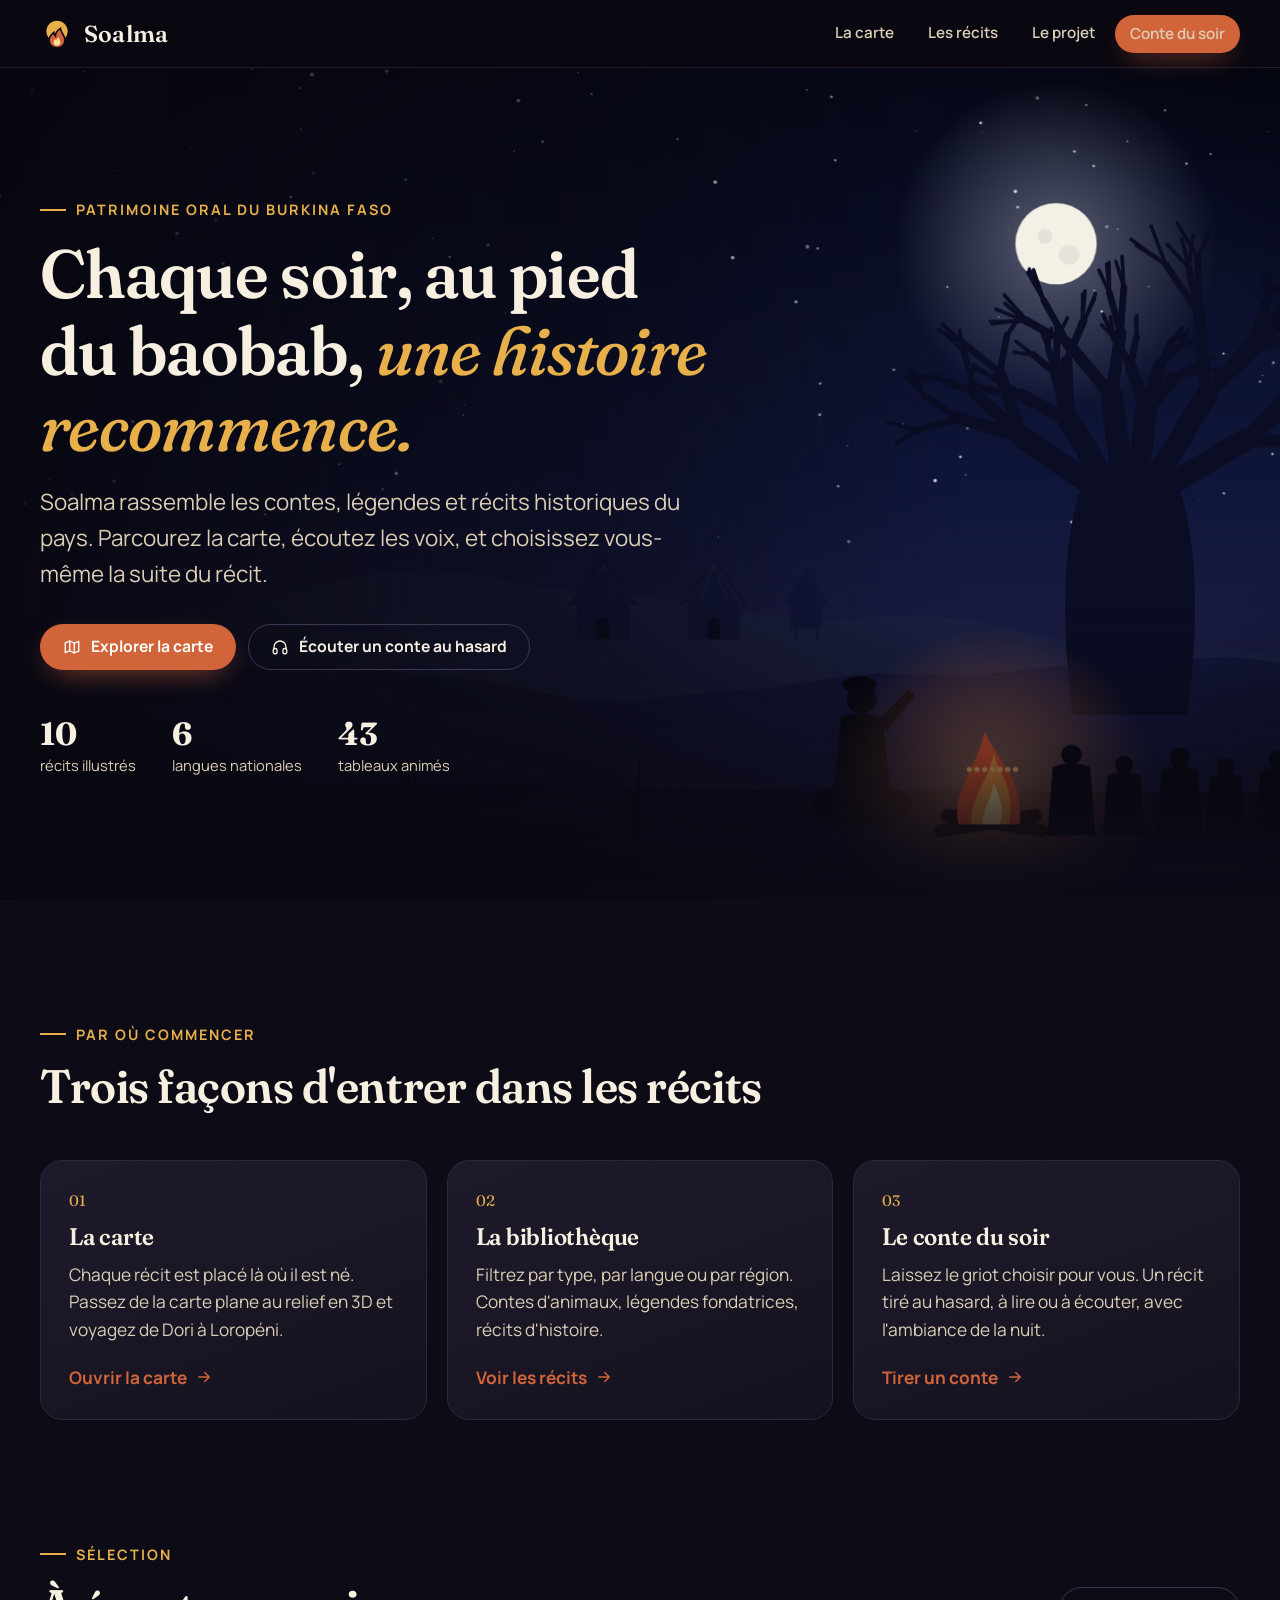
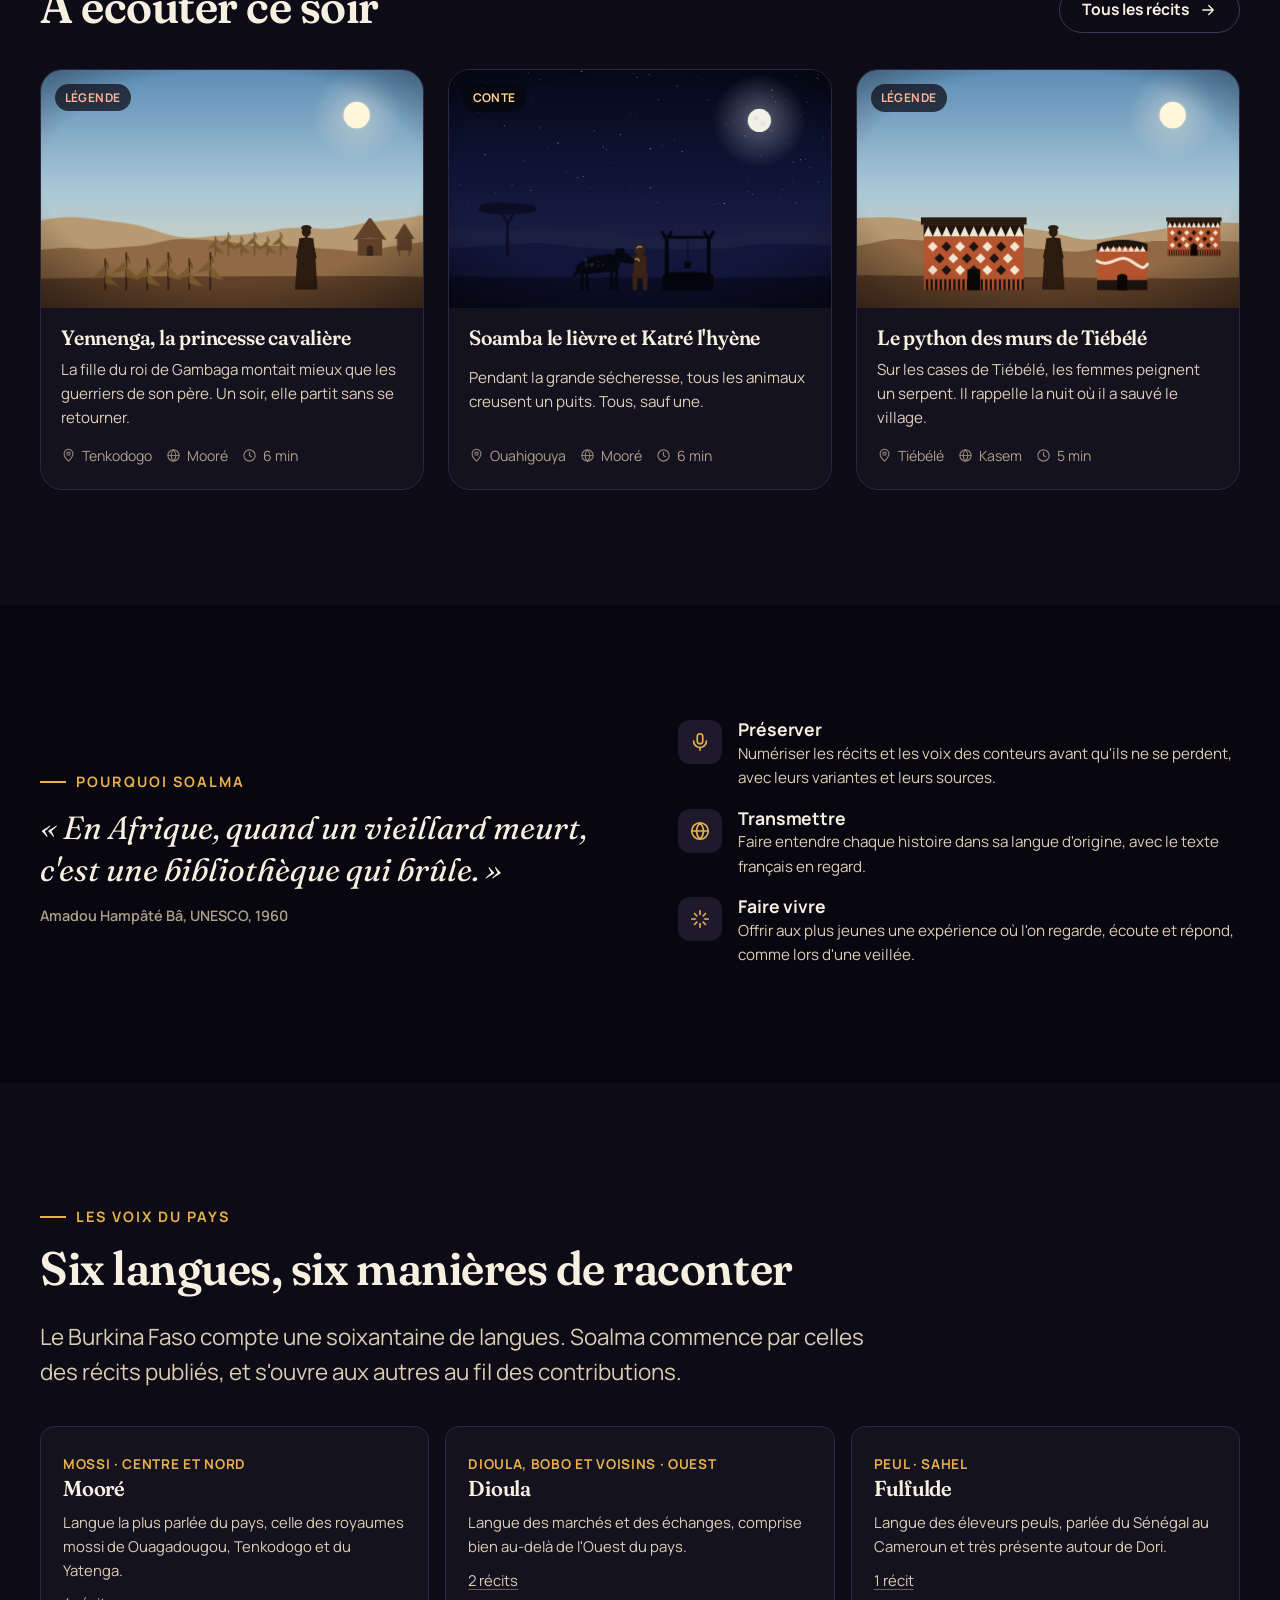
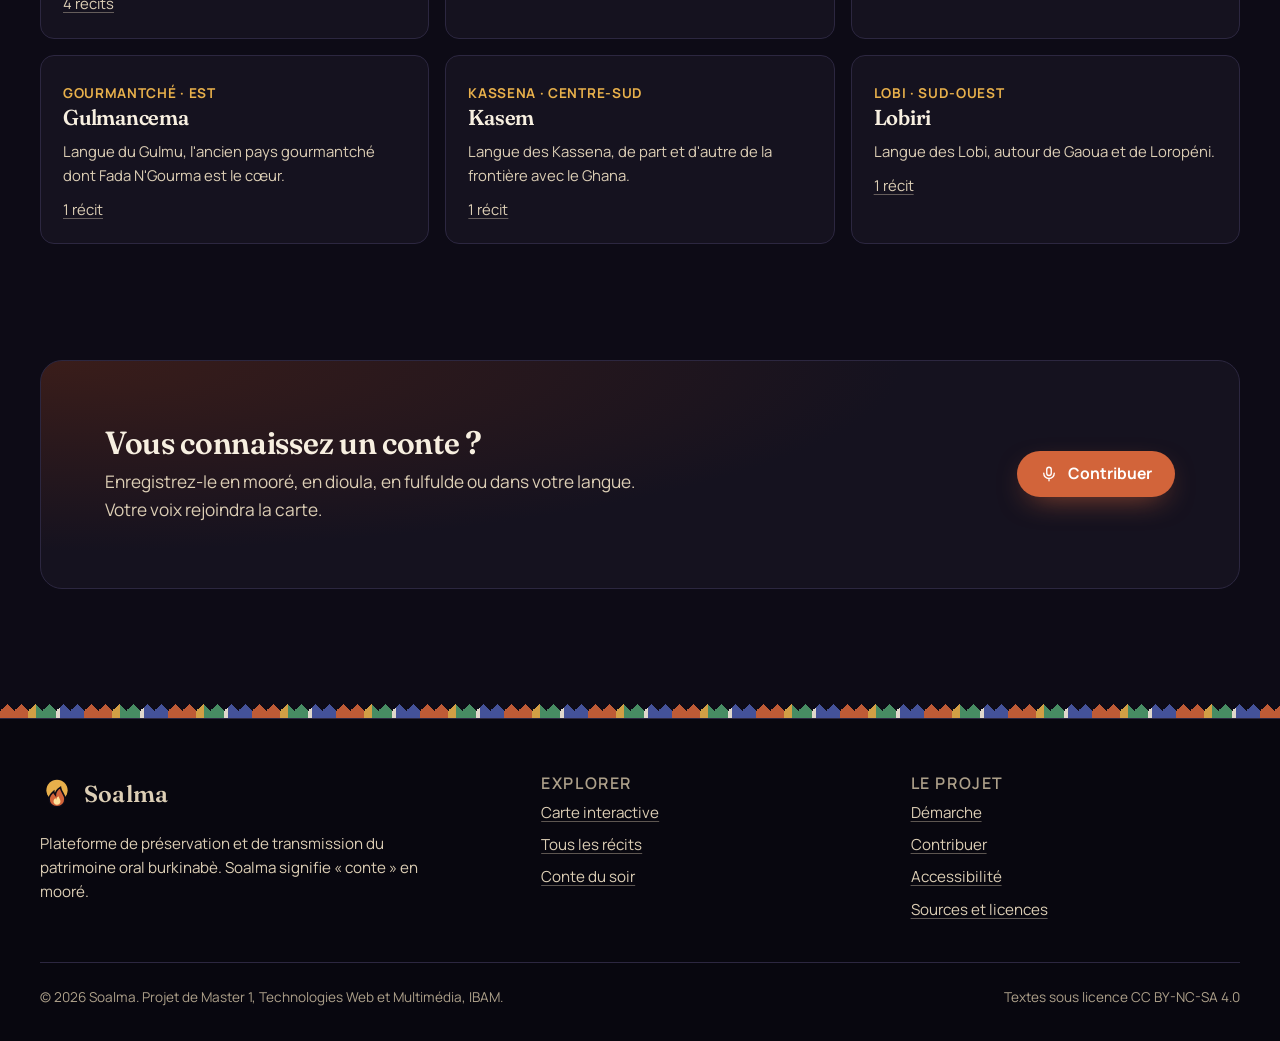
<file: index.html>
<!doctype html>
<html lang="fr">
<head>
  <meta charset="utf-8">
  <meta name="viewport" content="width=device-width, initial-scale=1">
  <title>Soalma · Contes et légendes du Burkina Faso</title>
  <meta name="description" content="Soalma rassemble les contes, légendes et récits historiques du Burkina Faso sur une carte interactive 2D et 3D, avec illustrations animées, narration audio et langues nationales.">
  <meta name="theme-color" content="#0D0B16">
  <link rel="canonical" href="https://porgoabdoulnassirou.github.io/Projet_Tech_Web_et_Multimediat/">
  <meta property="og:type" content="website">
  <meta property="og:locale" content="fr_FR">
  <meta property="og:title" content="Soalma · Contes et légendes du Burkina Faso">
  <meta property="og:description" content="Parcourez le Burkina Faso à travers ses récits : carte interactive, illustrations animées, voix et langues nationales.">
  <meta property="og:image" content="https://porgoabdoulnassirou.github.io/Projet_Tech_Web_et_Multimediat/assets/img/og-image.png">
  <meta name="twitter:card" content="summary_large_image">
  <link rel="icon" href="assets/img/favicon.svg" type="image/svg+xml">
  <link rel="apple-touch-icon" href="assets/img/icon-192.png">
  <link rel="manifest" href="manifest.webmanifest">
  <link rel="preconnect" href="https://fonts.googleapis.com">
  <link rel="preconnect" href="https://fonts.gstatic.com" crossorigin>
  <link rel="stylesheet" href="https://fonts.googleapis.com/css2?family=Fraunces:ital,opsz,wght@0,9..144,400..700;1,9..144,400..600&family=Manrope:wght@400..800&display=swap">
  <link rel="stylesheet" href="assets/css/main.css">
  <script type="application/ld+json">
  {
    "@context": "https://schema.org",
    "@type": "WebSite",
    "name": "Soalma",
    "alternateName": "Contes et légendes du Burkina Faso",
    "url": "https://porgoabdoulnassirou.github.io/Projet_Tech_Web_et_Multimediat/",
    "inLanguage": ["fr", "mos", "dyu", "ff"],
    "description": "Plateforme web multimédia de préservation et de transmission du patrimoine oral burkinabè."
  }
  </script>
  <script type="module" src="assets/js/home.js"></script>
</head>
<body>
  <!-- en-tete -->
  <a class="skip-link" href="#contenu">Aller au contenu</a>

  <header class="site-header">
    <div class="container">
      <a class="brand" href="./" aria-label="Soalma, accueil"><img src="assets/img/logo.svg" alt="" width="34" height="34">Soalma</a>
      <button class="nav-toggle" type="button" aria-expanded="false" aria-controls="nav" aria-label="Menu"><svg viewBox="0 0 24 24" width="22" height="22" fill="none" stroke="currentColor" stroke-width="1.8" stroke-linecap="round" aria-hidden="true"><path d="M4 7h16M4 12h16M4 17h16"/></svg></button>
      <nav id="nav" class="nav" aria-label="Navigation principale">
        <a href="carte.html">La carte</a>
        <a href="contes.html">Les récits</a>
        <a href="a-propos.html">Le projet</a>
        <a class="btn btn-primary btn-sm" href="contes.html" data-random>Conte du soir</a>
      </nav>
    </div>
  </header>
  <!-- /en-tete -->

  <main id="contenu">
    <section class="hero" aria-labelledby="hero-title">
      <div class="hero-bg" id="hero-bg" aria-hidden="true"></div>
      <canvas id="embers" aria-hidden="true"></canvas>
      <div class="container">
        <div class="hero-content">
          <p class="eyebrow">Patrimoine oral du Burkina Faso</p>
          <h1 id="hero-title">Chaque soir, au pied du baobab, <em>une histoire recommence.</em></h1>
          <p class="lead">Soalma rassemble les contes, légendes et récits historiques du pays. Parcourez la carte, écoutez les voix, et choisissez vous-même la suite du récit.</p>
          <div class="hero-actions">
            <a class="btn btn-primary" href="carte.html" data-icon="map">Explorer la carte</a>
            <a class="btn btn-ghost" href="contes.html" data-random data-icon="headphones">Écouter un conte au hasard</a>
          </div>
          <dl class="hero-stats">
            <div><dt class="visually-hidden">Récits</dt><dd style="margin:0"><strong id="stat-recits">10</strong> récits illustrés</dd></div>
            <div><dt class="visually-hidden">Langues</dt><dd style="margin:0"><strong id="stat-langues">6</strong> langues nationales</dd></div>
            <div><dt class="visually-hidden">Tableaux</dt><dd style="margin:0"><strong id="stat-tableaux">44</strong> tableaux animés</dd></div>
          </dl>
        </div>
      </div>
    </section>

    <section class="section" aria-labelledby="ways-title">
      <div class="container">
        <p class="eyebrow">Par où commencer</p>
        <h2 id="ways-title">Trois façons d'entrer dans les récits</h2>
        <div class="ways">
          <a class="way reveal" href="carte.html">
            <span class="num">01</span>
            <h3>La carte</h3>
            <p>Chaque récit est placé là où il est né. Passez de la carte plane au relief en 3D et voyagez de Dori à Loropéni.</p>
            <span class="go">Ouvrir la carte <span data-icon="arrowRight"></span></span>
          </a>
          <a class="way reveal" href="contes.html">
            <span class="num">02</span>
            <h3>La bibliothèque</h3>
            <p>Filtrez par type, par langue ou par région. Contes d'animaux, légendes fondatrices, récits d'histoire.</p>
            <span class="go">Voir les récits <span data-icon="arrowRight"></span></span>
          </a>
          <a class="way reveal" href="contes.html" data-random>
            <span class="num">03</span>
            <h3>Le conte du soir</h3>
            <p>Laissez le griot choisir pour vous. Un récit tiré au hasard, à lire ou à écouter, avec l'ambiance de la nuit.</p>
            <span class="go">Tirer un conte <span data-icon="arrowRight"></span></span>
          </a>
        </div>
      </div>
    </section>

    <section class="section" style="padding-top:0" aria-labelledby="featured-title">
      <div class="container">
        <div class="section-head">
          <div>
            <p class="eyebrow">Sélection</p>
            <h2 id="featured-title">À écouter ce soir</h2>
          </div>
          <a class="btn btn-ghost" href="contes.html">Tous les récits <span data-icon="arrowRight"></span></a>
        </div>
        <div class="grid-cards" id="featured"></div>
      </div>
    </section>

    <section class="section" style="background:var(--nuit-950)" aria-labelledby="why-title">
      <div class="container manifesto">
        <div class="reveal">
          <p class="eyebrow">Pourquoi Soalma</p>
          <h2 id="why-title" class="visually-hidden">Pourquoi Soalma</h2>
          <blockquote>
            « En Afrique, quand un vieillard meurt, c'est une bibliothèque qui brûle. »
            <footer>Amadou Hampâté Bâ, UNESCO, 1960</footer>
          </blockquote>
        </div>
        <div class="pillars reveal">
          <div class="pillar">
            <span class="ic" data-icon="mic"></span>
            <div><h3>Préserver</h3><p>Numériser les récits et les voix des conteurs avant qu'ils ne se perdent, avec leurs variantes et leurs sources.</p></div>
          </div>
          <div class="pillar">
            <span class="ic" data-icon="globe"></span>
            <div><h3>Transmettre</h3><p>Faire entendre chaque histoire dans sa langue d'origine, avec le texte français en regard.</p></div>
          </div>
          <div class="pillar">
            <span class="ic" data-icon="sparkle"></span>
            <div><h3>Faire vivre</h3><p>Offrir aux plus jeunes une expérience où l'on regarde, écoute et répond, comme lors d'une veillée.</p></div>
          </div>
        </div>
      </div>
    </section>

    <section class="section" aria-labelledby="langs-title">
      <div class="container">
        <p class="eyebrow">Les voix du pays</p>
        <h2 id="langs-title">Six langues, six manières de raconter</h2>
        <p class="lead" style="margin-bottom:36px">Le Burkina Faso compte une soixantaine de langues. Soalma commence par celles des récits publiés, et s'ouvre aux autres au fil des contributions.</p>
        <div class="langs" id="langs"></div>
      </div>
    </section>

    <section class="section" style="padding-top:0">
      <div class="container">
        <div class="cta-band reveal">
          <div>
            <h2>Vous connaissez un conte ?</h2>
            <p>Enregistrez-le en mooré, en dioula, en fulfulde ou dans votre langue. Votre voix rejoindra la carte.</p>
          </div>
          <a class="btn btn-primary" href="a-propos.html#contribuer" data-icon="mic">Contribuer</a>
        </div>
      </div>
    </section>
  </main>

  <!-- pied -->
  <div class="motif" aria-hidden="true"></div>
  <footer class="site-footer">
    <div class="container">
      <div>
        <a class="brand" href="./"><img src="assets/img/logo.svg" alt="" width="34" height="34">Soalma</a>
        <p style="margin-top:14px;max-width:42ch">Plateforme de préservation et de transmission du patrimoine oral burkinabè. Soalma signifie « conte » en mooré.</p>
      </div>
      <div>
        <h2>Explorer</h2>
        <ul>
          <li><a href="carte.html">Carte interactive</a></li>
          <li><a href="contes.html">Tous les récits</a></li>
          <li><a href="contes.html" data-random>Conte du soir</a></li>
        </ul>
      </div>
      <div>
        <h2>Le projet</h2>
        <ul>
          <li><a href="a-propos.html#demarche">Démarche</a></li>
          <li><a href="a-propos.html#contribuer">Contribuer</a></li>
          <li><a href="a-propos.html#accessibilite">Accessibilité</a></li>
          <li><a href="a-propos.html#sources">Sources et licences</a></li>
        </ul>
      </div>
      <div class="fineprint">
        <span>© <span data-year>2026</span> Soalma. Projet de Master 1, Technologies Web et Multimédia, IBAM.</span>
        <span>Textes sous licence CC BY-NC-SA 4.0</span>
      </div>
    </div>
  </footer>
  <!-- /pied -->
</body>
</html>
</file>
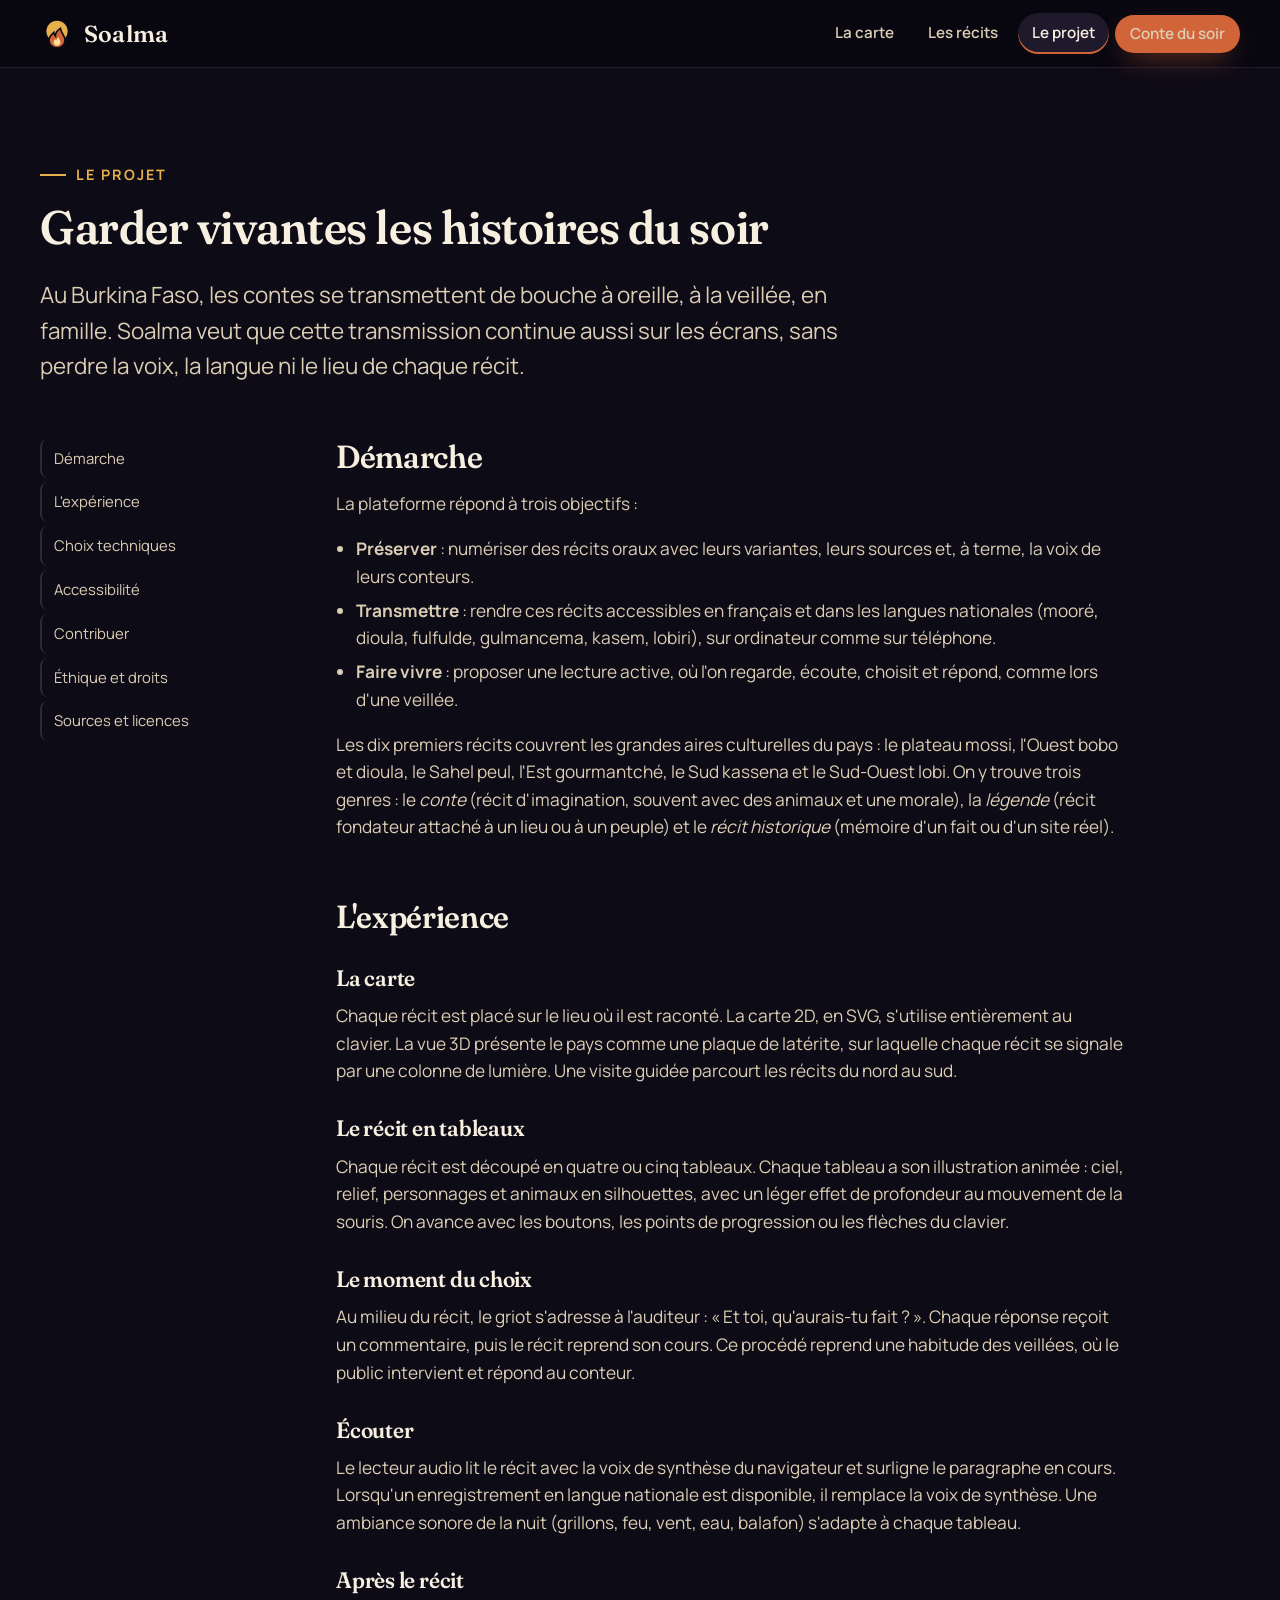
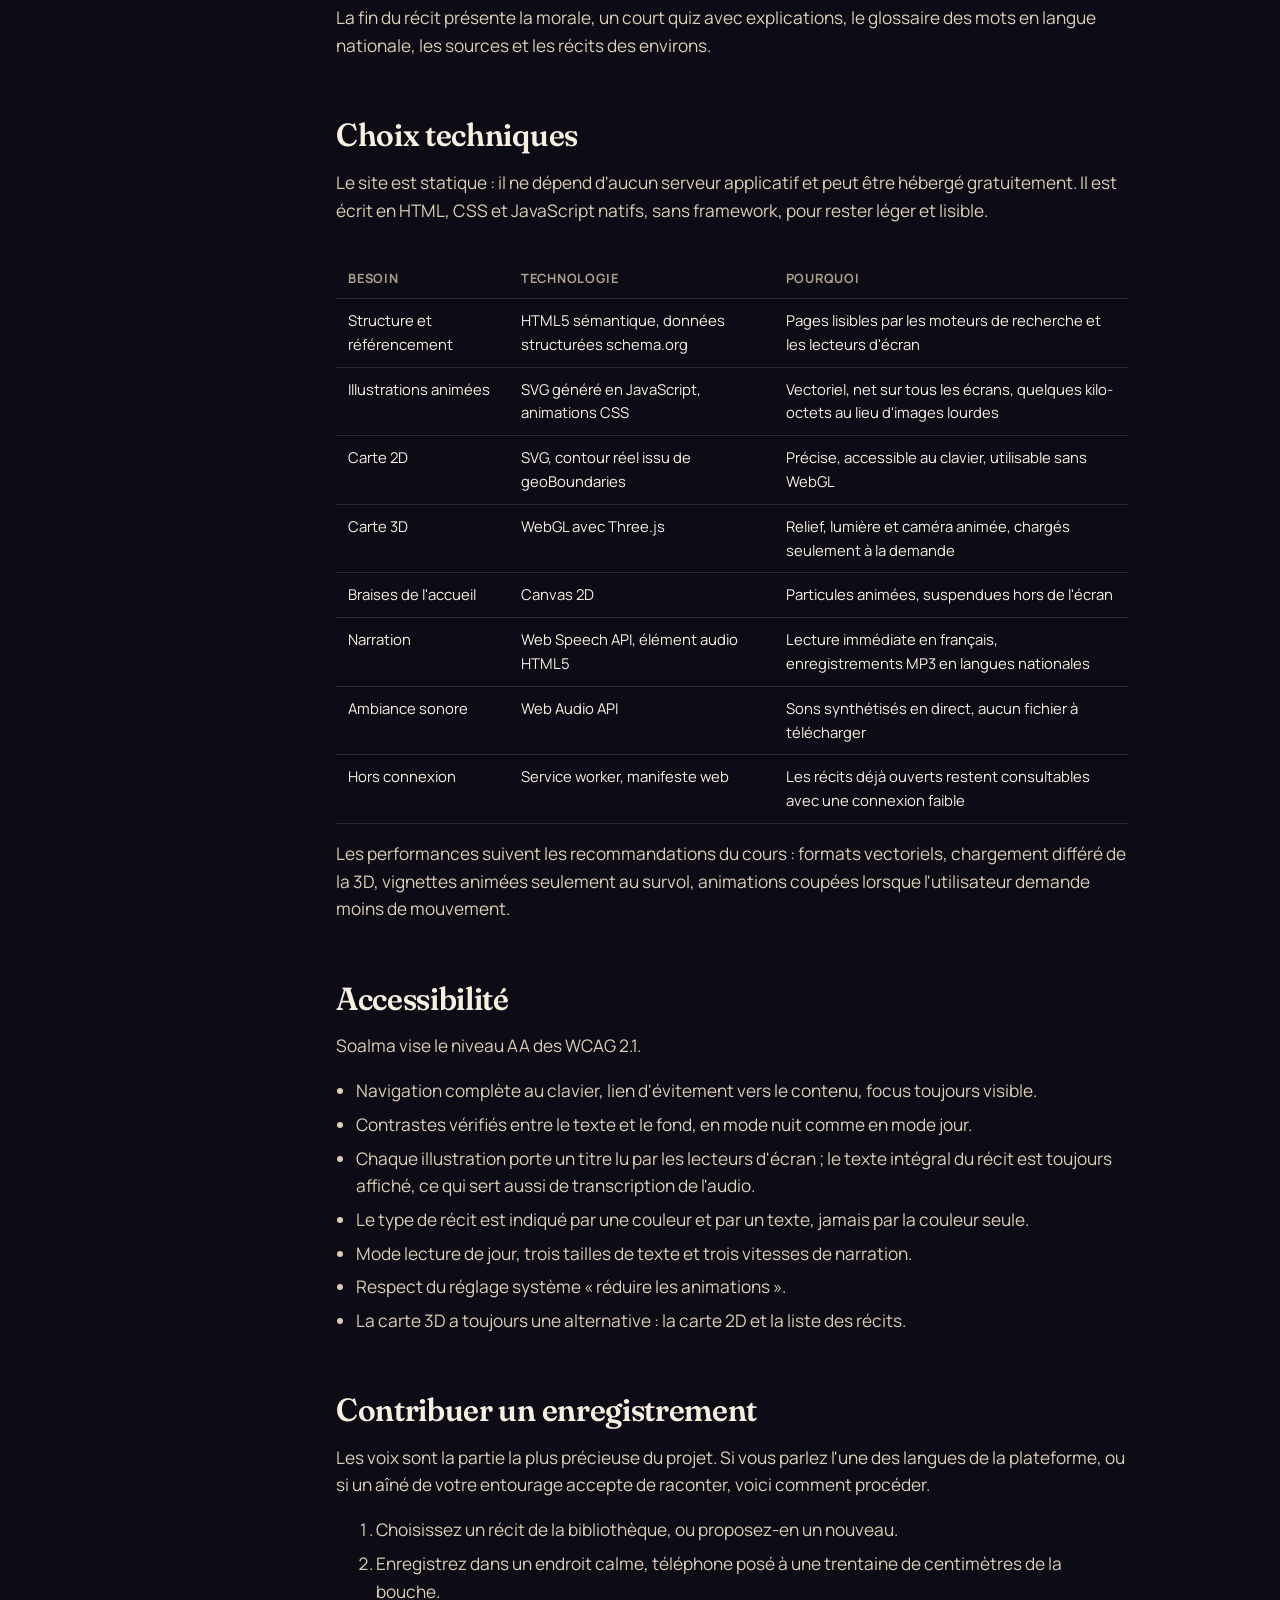
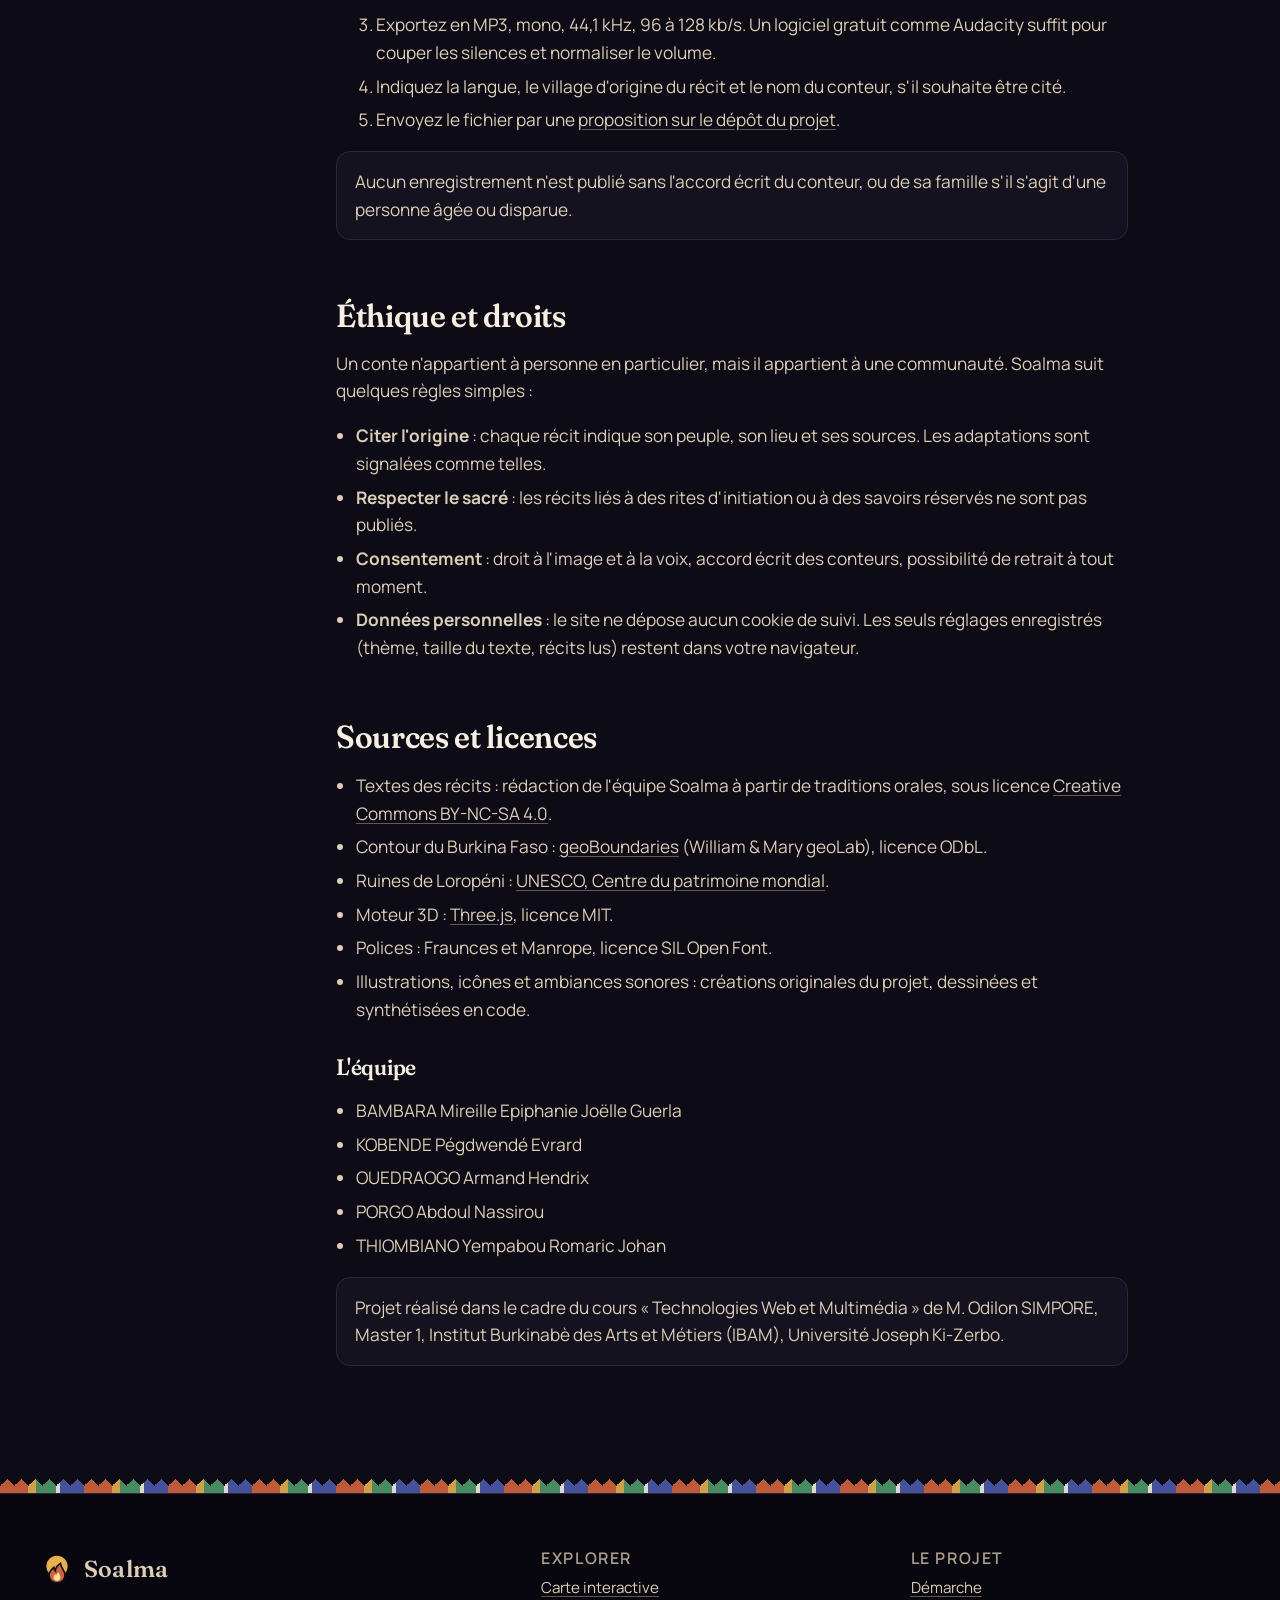
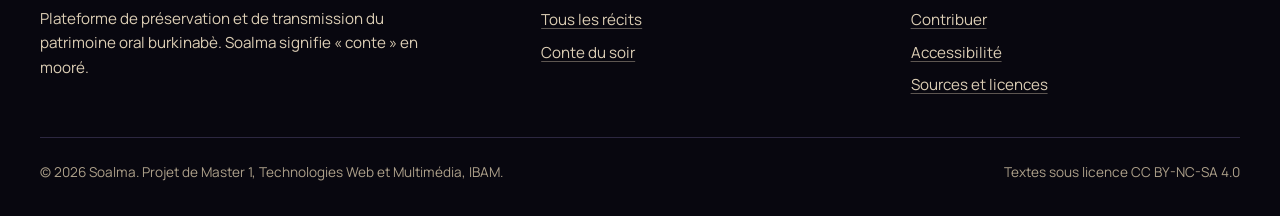
<file: a-propos.html>
<!doctype html>
<html lang="fr">
<head>
  <meta charset="utf-8">
  <meta name="viewport" content="width=device-width, initial-scale=1">
  <title>Le projet · Soalma</title>
  <meta name="description" content="Démarche, technologies, accessibilité et contribution : comment Soalma préserve et transmet le patrimoine oral du Burkina Faso.">
  <meta name="theme-color" content="#0D0B16">
  <link rel="canonical" href="https://porgoabdoulnassirou.github.io/Projet_Tech_Web_et_Multimediat/a-propos.html">
  <meta property="og:title" content="Le projet · Soalma">
  <meta property="og:description" content="Comment Soalma préserve et transmet le patrimoine oral du Burkina Faso.">
  <meta property="og:image" content="https://porgoabdoulnassirou.github.io/Projet_Tech_Web_et_Multimediat/assets/img/og-image.png">
  <link rel="icon" href="assets/img/favicon.svg" type="image/svg+xml">
  <link rel="manifest" href="manifest.webmanifest">
  <link rel="preconnect" href="https://fonts.googleapis.com">
  <link rel="preconnect" href="https://fonts.gstatic.com" crossorigin>
  <link rel="stylesheet" href="https://fonts.googleapis.com/css2?family=Fraunces:ital,opsz,wght@0,9..144,400..700;1,9..144,400..600&family=Manrope:wght@400..800&display=swap">
  <link rel="stylesheet" href="assets/css/main.css">
  <script type="module" src="assets/js/ui.js"></script>
</head>
<body>
  <!-- en-tete -->
  <a class="skip-link" href="#contenu">Aller au contenu</a>

  <header class="site-header">
    <div class="container">
      <a class="brand" href="./" aria-label="Soalma, accueil"><img src="assets/img/logo.svg" alt="" width="34" height="34">Soalma</a>
      <button class="nav-toggle" type="button" aria-expanded="false" aria-controls="nav" aria-label="Menu"><svg viewBox="0 0 24 24" width="22" height="22" fill="none" stroke="currentColor" stroke-width="1.8" stroke-linecap="round" aria-hidden="true"><path d="M4 7h16M4 12h16M4 17h16"/></svg></button>
      <nav id="nav" class="nav" aria-label="Navigation principale">
        <a href="carte.html">La carte</a>
        <a href="contes.html">Les récits</a>
        <a href="a-propos.html" aria-current="page">Le projet</a>
        <a class="btn btn-primary btn-sm" href="contes.html" data-random>Conte du soir</a>
      </nav>
    </div>
  </header>
  <!-- /en-tete -->

  <main id="contenu">
    <div class="container">
      <header class="page-head">
        <p class="eyebrow">Le projet</p>
        <h1>Garder vivantes les histoires du soir</h1>
        <p class="lead">Au Burkina Faso, les contes se transmettent de bouche à oreille, à la veillée, en famille. Soalma veut que cette transmission continue aussi sur les écrans, sans perdre la voix, la langue ni le lieu de chaque récit.</p>
      </header>

      <div class="about-grid">
        <nav class="toc" aria-label="Sommaire de la page">
          <a href="#demarche">Démarche</a>
          <a href="#experience">L'expérience</a>
          <a href="#technique">Choix techniques</a>
          <a href="#accessibilite">Accessibilité</a>
          <a href="#contribuer">Contribuer</a>
          <a href="#ethique">Éthique et droits</a>
          <a href="#sources">Sources et licences</a>
        </nav>

        <div class="prose">
          <section id="demarche" aria-labelledby="h-demarche">
            <h2 id="h-demarche" style="margin-top:0">Démarche</h2>
            <p>La plateforme répond à trois objectifs :</p>
            <ul>
              <li><strong>Préserver</strong> : numériser des récits oraux avec leurs variantes, leurs sources et, à terme, la voix de leurs conteurs.</li>
              <li><strong>Transmettre</strong> : rendre ces récits accessibles en français et dans les langues nationales (mooré, dioula, fulfulde, gulmancema, kasem, lobiri), sur ordinateur comme sur téléphone.</li>
              <li><strong>Faire vivre</strong> : proposer une lecture active, où l'on regarde, écoute, choisit et répond, comme lors d'une veillée.</li>
            </ul>
            <p>Les dix premiers récits couvrent les grandes aires culturelles du pays : le plateau mossi, l'Ouest bobo et dioula, le Sahel peul, l'Est gourmantché, le Sud kassena et le Sud-Ouest lobi. On y trouve trois genres : le <em>conte</em> (récit d'imagination, souvent avec des animaux et une morale), la <em>légende</em> (récit fondateur attaché à un lieu ou à un peuple) et le <em>récit historique</em> (mémoire d'un fait ou d'un site réel).</p>
          </section>

          <section id="experience" aria-labelledby="h-experience">
            <h2 id="h-experience">L'expérience</h2>
            <h3>La carte</h3>
            <p>Chaque récit est placé sur le lieu où il est raconté. La carte 2D, en SVG, s'utilise entièrement au clavier. La vue 3D présente le pays comme une plaque de latérite, sur laquelle chaque récit se signale par une colonne de lumière. Une visite guidée parcourt les récits du nord au sud.</p>
            <h3>Le récit en tableaux</h3>
            <p>Chaque récit est découpé en quatre ou cinq tableaux. Chaque tableau a son illustration animée : ciel, relief, personnages et animaux en silhouettes, avec un léger effet de profondeur au mouvement de la souris. On avance avec les boutons, les points de progression ou les flèches du clavier.</p>
            <h3>Le moment du choix</h3>
            <p>Au milieu du récit, le griot s'adresse à l'auditeur : « Et toi, qu'aurais-tu fait ? ». Chaque réponse reçoit un commentaire, puis le récit reprend son cours. Ce procédé reprend une habitude des veillées, où le public intervient et répond au conteur.</p>
            <h3>Écouter</h3>
            <p>Le lecteur audio lit le récit avec la voix de synthèse du navigateur et surligne le paragraphe en cours. Lorsqu'un enregistrement en langue nationale est disponible, il remplace la voix de synthèse. Une ambiance sonore de la nuit (grillons, feu, vent, eau, balafon) s'adapte à chaque tableau.</p>
            <h3>Après le récit</h3>
            <p>La fin du récit présente la morale, un court quiz avec explications, le glossaire des mots en langue nationale, les sources et les récits des environs.</p>
          </section>

          <section id="technique" aria-labelledby="h-technique">
            <h2 id="h-technique">Choix techniques</h2>
            <p>Le site est statique : il ne dépend d'aucun serveur applicatif et peut être hébergé gratuitement. Il est écrit en HTML, CSS et JavaScript natifs, sans framework, pour rester léger et lisible.</p>
            <div style="overflow-x:auto">
              <table class="table">
                <thead><tr><th scope="col">Besoin</th><th scope="col">Technologie</th><th scope="col">Pourquoi</th></tr></thead>
                <tbody>
                  <tr><td>Structure et référencement</td><td>HTML5 sémantique, données structurées schema.org</td><td>Pages lisibles par les moteurs de recherche et les lecteurs d'écran</td></tr>
                  <tr><td>Illustrations animées</td><td>SVG généré en JavaScript, animations CSS</td><td>Vectoriel, net sur tous les écrans, quelques kilo-octets au lieu d'images lourdes</td></tr>
                  <tr><td>Carte 2D</td><td>SVG, contour réel issu de geoBoundaries</td><td>Précise, accessible au clavier, utilisable sans WebGL</td></tr>
                  <tr><td>Carte 3D</td><td>WebGL avec Three.js</td><td>Relief, lumière et caméra animée, chargés seulement à la demande</td></tr>
                  <tr><td>Braises de l'accueil</td><td>Canvas 2D</td><td>Particules animées, suspendues hors de l'écran</td></tr>
                  <tr><td>Narration</td><td>Web Speech API, élément audio HTML5</td><td>Lecture immédiate en français, enregistrements MP3 en langues nationales</td></tr>
                  <tr><td>Ambiance sonore</td><td>Web Audio API</td><td>Sons synthétisés en direct, aucun fichier à télécharger</td></tr>
                  <tr><td>Hors connexion</td><td>Service worker, manifeste web</td><td>Les récits déjà ouverts restent consultables avec une connexion faible</td></tr>
                </tbody>
              </table>
            </div>
            <p>Les performances suivent les recommandations du cours : formats vectoriels, chargement différé de la 3D, vignettes animées seulement au survol, animations coupées lorsque l'utilisateur demande moins de mouvement.</p>
          </section>

          <section id="accessibilite" aria-labelledby="h-access">
            <h2 id="h-access">Accessibilité</h2>
            <p>Soalma vise le niveau AA des WCAG 2.1.</p>
            <ul>
              <li>Navigation complète au clavier, lien d'évitement vers le contenu, focus toujours visible.</li>
              <li>Contrastes vérifiés entre le texte et le fond, en mode nuit comme en mode jour.</li>
              <li>Chaque illustration porte un titre lu par les lecteurs d'écran ; le texte intégral du récit est toujours affiché, ce qui sert aussi de transcription de l'audio.</li>
              <li>Le type de récit est indiqué par une couleur et par un texte, jamais par la couleur seule.</li>
              <li>Mode lecture de jour, trois tailles de texte et trois vitesses de narration.</li>
              <li>Respect du réglage système « réduire les animations ».</li>
              <li>La carte 3D a toujours une alternative : la carte 2D et la liste des récits.</li>
            </ul>
          </section>

          <section id="contribuer" aria-labelledby="h-contrib">
            <h2 id="h-contrib">Contribuer un enregistrement</h2>
            <p>Les voix sont la partie la plus précieuse du projet. Si vous parlez l'une des langues de la plateforme, ou si un aîné de votre entourage accepte de raconter, voici comment procéder.</p>
            <ol>
              <li>Choisissez un récit de la bibliothèque, ou proposez-en un nouveau.</li>
              <li>Enregistrez dans un endroit calme, téléphone posé à une trentaine de centimètres de la bouche.</li>
              <li>Exportez en MP3, mono, 44,1 kHz, 96 à 128 kb/s. Un logiciel gratuit comme Audacity suffit pour couper les silences et normaliser le volume.</li>
              <li>Indiquez la langue, le village d'origine du récit et le nom du conteur, s'il souhaite être cité.</li>
              <li>Envoyez le fichier par une <a href="https://github.com/PorgoAbdoulNassirou/Projet_Tech_Web_et_Multimediat/issues/new" rel="noopener">proposition sur le dépôt du projet</a>.</li>
            </ol>
            <p class="note">Aucun enregistrement n'est publié sans l'accord écrit du conteur, ou de sa famille s'il s'agit d'une personne âgée ou disparue.</p>
          </section>

          <section id="ethique" aria-labelledby="h-ethique">
            <h2 id="h-ethique">Éthique et droits</h2>
            <p>Un conte n'appartient à personne en particulier, mais il appartient à une communauté. Soalma suit quelques règles simples :</p>
            <ul>
              <li><strong>Citer l'origine</strong> : chaque récit indique son peuple, son lieu et ses sources. Les adaptations sont signalées comme telles.</li>
              <li><strong>Respecter le sacré</strong> : les récits liés à des rites d'initiation ou à des savoirs réservés ne sont pas publiés.</li>
              <li><strong>Consentement</strong> : droit à l'image et à la voix, accord écrit des conteurs, possibilité de retrait à tout moment.</li>
              <li><strong>Données personnelles</strong> : le site ne dépose aucun cookie de suivi. Les seuls réglages enregistrés (thème, taille du texte, récits lus) restent dans votre navigateur.</li>
            </ul>
          </section>

          <section id="sources" aria-labelledby="h-sources">
            <h2 id="h-sources">Sources et licences</h2>
            <ul>
              <li>Textes des récits : rédaction de l'équipe Soalma à partir de traditions orales, sous licence <a href="https://creativecommons.org/licenses/by-nc-sa/4.0/deed.fr" rel="noopener license">Creative Commons BY-NC-SA 4.0</a>.</li>
              <li>Contour du Burkina Faso : <a href="https://www.geoboundaries.org/" rel="noopener">geoBoundaries</a> (William &amp; Mary geoLab), licence ODbL.</li>
              <li>Ruines de Loropéni : <a href="https://whc.unesco.org/fr/list/1225/" rel="noopener">UNESCO, Centre du patrimoine mondial</a>.</li>
              <li>Moteur 3D : <a href="https://threejs.org/" rel="noopener">Three.js</a>, licence MIT.</li>
              <li>Polices : Fraunces et Manrope, licence SIL Open Font.</li>
              <li>Illustrations, icônes et ambiances sonores : créations originales du projet, dessinées et synthétisées en code.</li>
            </ul>
            <h3 id="equipe">L'équipe</h3>
            <ul>
              <li>BAMBARA Mireille Epiphanie Joëlle Guerla</li>
              <li>KOBENDE Pégdwendé Evrard</li>
              <li>OUEDRAOGO Armand Hendrix</li>
              <li>PORGO Abdoul Nassirou</li>
              <li>THIOMBIANO Yempabou Romaric Johan</li>
            </ul>
            <p class="note">Projet réalisé dans le cadre du cours « Technologies Web et Multimédia » de M. Odilon SIMPORE, Master 1, Institut Burkinabè des Arts et Métiers (IBAM), Université Joseph Ki-Zerbo.</p>
          </section>
        </div>
      </div>
    </div>
    <div style="height:96px"></div>
  </main>

  <!-- pied -->
  <div class="motif" aria-hidden="true"></div>
  <footer class="site-footer">
    <div class="container">
      <div>
        <a class="brand" href="./"><img src="assets/img/logo.svg" alt="" width="34" height="34">Soalma</a>
        <p style="margin-top:14px;max-width:42ch">Plateforme de préservation et de transmission du patrimoine oral burkinabè. Soalma signifie « conte » en mooré.</p>
      </div>
      <div>
        <h2>Explorer</h2>
        <ul>
          <li><a href="carte.html">Carte interactive</a></li>
          <li><a href="contes.html">Tous les récits</a></li>
          <li><a href="contes.html" data-random>Conte du soir</a></li>
        </ul>
      </div>
      <div>
        <h2>Le projet</h2>
        <ul>
          <li><a href="a-propos.html#demarche">Démarche</a></li>
          <li><a href="a-propos.html#contribuer">Contribuer</a></li>
          <li><a href="a-propos.html#accessibilite">Accessibilité</a></li>
          <li><a href="a-propos.html#sources">Sources et licences</a></li>
        </ul>
      </div>
      <div class="fineprint">
        <span>© <span data-year>2026</span> Soalma. Projet de Master 1, Technologies Web et Multimédia, IBAM.</span>
        <span>Textes sous licence CC BY-NC-SA 4.0</span>
      </div>
    </div>
  </footer>
  <!-- /pied -->
</body>
</html>
</file>
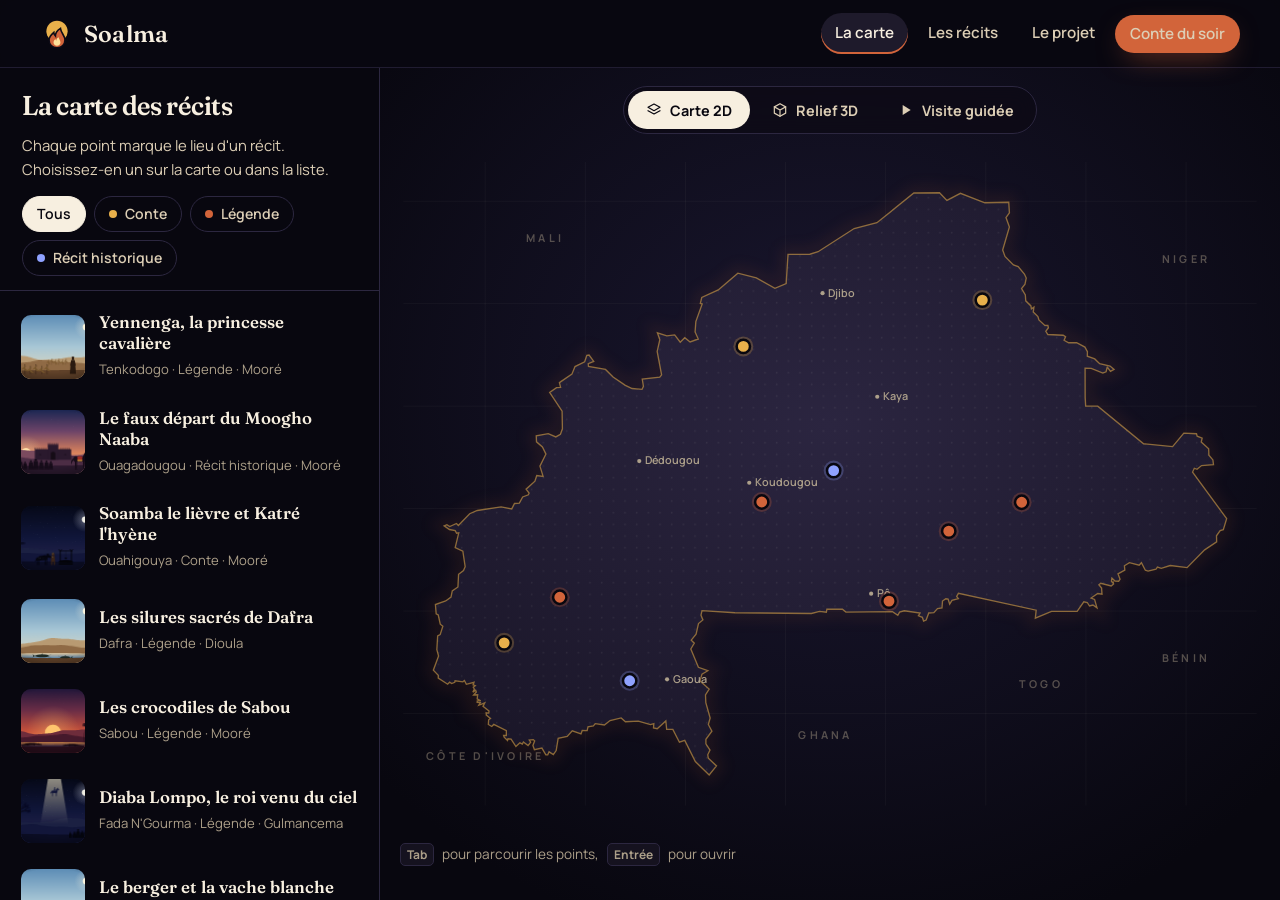
<file: carte.html>
<!doctype html>
<html lang="fr">
<head>
  <meta charset="utf-8">
  <meta name="viewport" content="width=device-width, initial-scale=1">
  <title>La carte des récits · Soalma</title>
  <meta name="description" content="Carte interactive 2D et 3D du Burkina Faso : chaque conte, légende ou récit historique est placé sur le lieu où il est né.">
  <meta name="theme-color" content="#0D0B16">
  <link rel="canonical" href="https://porgoabdoulnassirou.github.io/Projet_Tech_Web_et_Multimediat/carte.html">
  <meta property="og:title" content="La carte des récits · Soalma">
  <meta property="og:description" content="Parcourez le Burkina Faso de récit en récit, en 2D ou en 3D.">
  <meta property="og:image" content="https://porgoabdoulnassirou.github.io/Projet_Tech_Web_et_Multimediat/assets/img/og-image.png">
  <link rel="icon" href="assets/img/favicon.svg" type="image/svg+xml">
  <link rel="manifest" href="manifest.webmanifest">
  <link rel="preconnect" href="https://fonts.googleapis.com">
  <link rel="preconnect" href="https://fonts.gstatic.com" crossorigin>
  <link rel="stylesheet" href="https://fonts.googleapis.com/css2?family=Fraunces:ital,opsz,wght@0,9..144,400..700;1,9..144,400..600&family=Manrope:wght@400..800&display=swap">
  <link rel="stylesheet" href="assets/css/main.css">
  <script type="module" src="assets/js/map.js"></script>
</head>
<body>
  <!-- en-tete -->
  <a class="skip-link" href="#contenu">Aller au contenu</a>

  <header class="site-header">
    <div class="container">
      <a class="brand" href="./" aria-label="Soalma, accueil"><img src="assets/img/logo.svg" alt="" width="34" height="34">Soalma</a>
      <button class="nav-toggle" type="button" aria-expanded="false" aria-controls="nav" aria-label="Menu"><svg viewBox="0 0 24 24" width="22" height="22" fill="none" stroke="currentColor" stroke-width="1.8" stroke-linecap="round" aria-hidden="true"><path d="M4 7h16M4 12h16M4 17h16"/></svg></button>
      <nav id="nav" class="nav" aria-label="Navigation principale">
        <a href="carte.html" aria-current="page">La carte</a>
        <a href="contes.html">Les récits</a>
        <a href="a-propos.html">Le projet</a>
        <a class="btn btn-primary btn-sm" href="contes.html" data-random>Conte du soir</a>
      </nav>
    </div>
  </header>
  <!-- /en-tete -->

  <main id="contenu" class="map-page">
    <aside class="map-side" aria-labelledby="map-title">
      <div class="map-side-head">
        <h1 id="map-title">La carte des récits</h1>
        <p>Chaque point marque le lieu d'un récit. Choisissez-en un sur la carte ou dans la liste.</p>
        <div class="filters" id="filters" role="group" aria-label="Filtrer par type de récit"></div>
      </div>
      <ul class="map-list" id="list" aria-label="Récits sur la carte"></ul>
    </aside>

    <section class="map-stage" id="stage" aria-label="Carte du Burkina Faso">
      <div class="map-toolbar" role="group" aria-label="Affichage de la carte">
        <button class="seg" type="button" id="v2d" aria-pressed="true" data-icon="layers">Carte 2D</button>
        <button class="seg" type="button" id="v3d" aria-pressed="false" data-icon="cube">Relief 3D</button>
        <button class="seg" type="button" id="tour" aria-pressed="false" data-icon="play">Visite guidée</button>
      </div>
      <div class="map-2d" id="map2d"></div>
      <div class="map-3d" id="map3d" hidden></div>
      <p class="map-hint" id="hint"><kbd>Tab</kbd> pour parcourir les points, <kbd>Entrée</kbd> pour ouvrir</p>
      <div id="preview"></div>
    </section>
  </main>
</body>
</html>
</file>
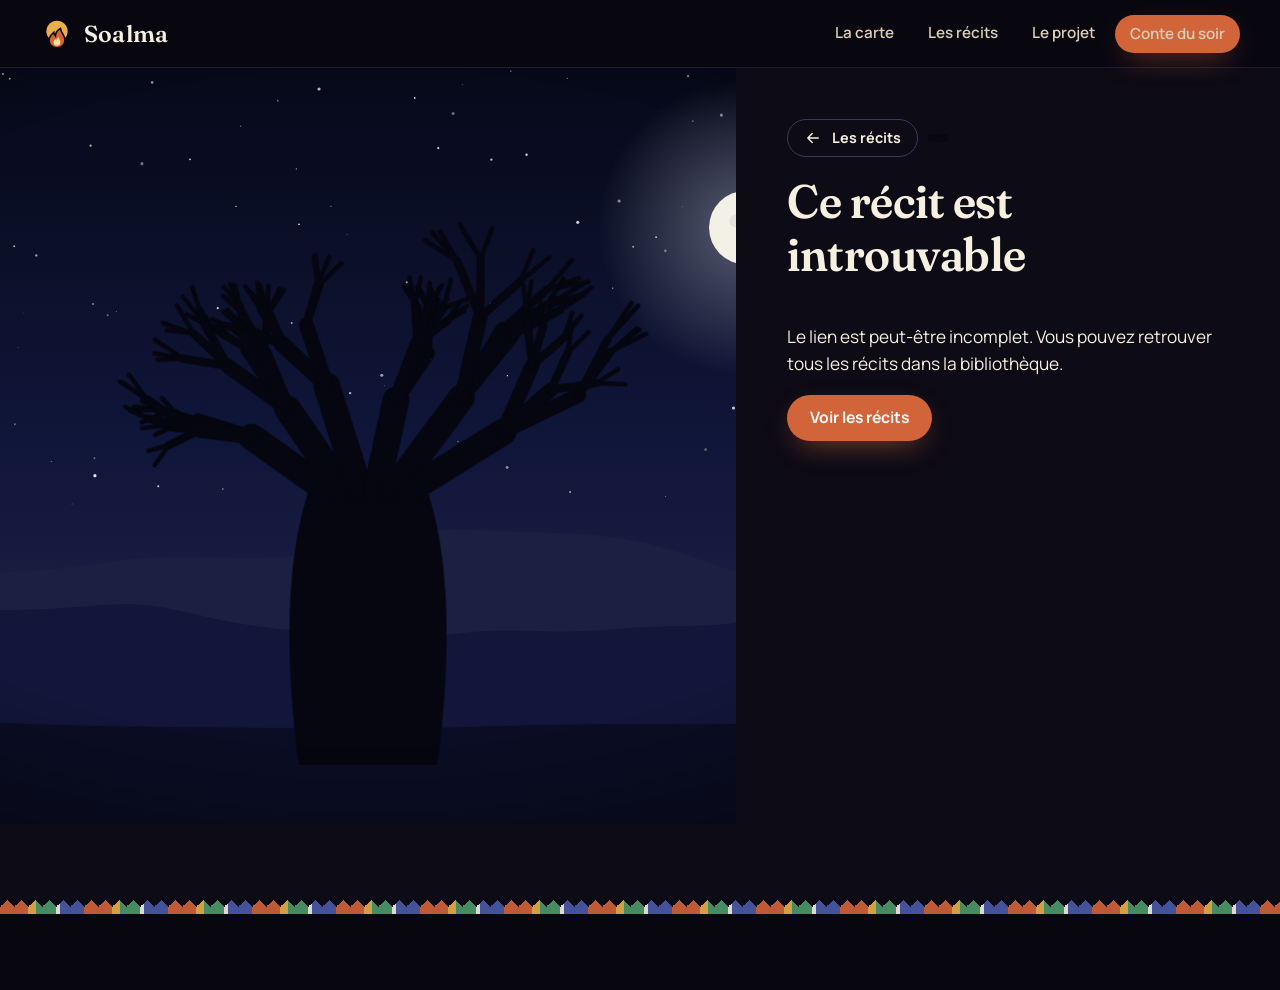
<file: conte.html>
<!doctype html>
<html lang="fr">
<head>
  <meta charset="utf-8">
  <meta name="viewport" content="width=device-width, initial-scale=1">
  <title>Récit · Soalma</title>
  <meta name="description" content="Lire et écouter un conte, une légende ou un récit historique du Burkina Faso, en tableaux illustrés et animés.">
  <meta name="theme-color" content="#0D0B16">
  <meta property="og:image" content="https://porgoabdoulnassirou.github.io/Projet_Tech_Web_et_Multimediat/assets/img/og-image.png">
  <link rel="icon" href="assets/img/favicon.svg" type="image/svg+xml">
  <link rel="manifest" href="manifest.webmanifest">
  <link rel="preconnect" href="https://fonts.googleapis.com">
  <link rel="preconnect" href="https://fonts.gstatic.com" crossorigin>
  <link rel="stylesheet" href="https://fonts.googleapis.com/css2?family=Fraunces:ital,opsz,wght@0,9..144,400..700;1,9..144,400..600&family=Manrope:wght@400..800&display=swap">
  <link rel="stylesheet" href="assets/css/main.css">
  <script type="module" src="assets/js/reader.js"></script>
</head>
<body>
  <!-- en-tete -->
  <a class="skip-link" href="#contenu">Aller au contenu</a>

  <header class="site-header">
    <div class="container">
      <a class="brand" href="./" aria-label="Soalma, accueil"><img src="assets/img/logo.svg" alt="" width="34" height="34">Soalma</a>
      <button class="nav-toggle" type="button" aria-expanded="false" aria-controls="nav" aria-label="Menu"><svg viewBox="0 0 24 24" width="22" height="22" fill="none" stroke="currentColor" stroke-width="1.8" stroke-linecap="round" aria-hidden="true"><path d="M4 7h16M4 12h16M4 17h16"/></svg></button>
      <nav id="nav" class="nav" aria-label="Navigation principale">
        <a href="carte.html">La carte</a>
        <a href="contes.html">Les récits</a>
        <a href="a-propos.html">Le projet</a>
        <a class="btn btn-primary btn-sm" href="contes.html" data-random>Conte du soir</a>
      </nav>
    </div>
  </header>
  <!-- /en-tete -->

  <main id="contenu" class="reader" data-theme="nuit">
    <div class="stage">
      <div class="stage-scene" id="stage"></div>
      <div class="stage-caption">
        <span class="step" id="step"></span>
        <div class="dots" id="dots" role="group" aria-label="Aller à un tableau"></div>
      </div>
    </div>

    <article class="panel" id="panel">
      <header class="panel-head">
        <div class="crumbs">
          <a class="btn btn-ghost btn-sm" href="contes.html" data-icon="arrowLeft">Les récits</a>
          <span class="badge" id="type"></span>
        </div>
        <h1 id="title">Chargement du récit…</h1>
        <div class="meta" id="meta"></div>
        <div class="tools" role="toolbar" aria-label="Réglages de lecture">
          <button class="icon-btn" type="button" id="theme" aria-pressed="false" title="Mode jour" aria-label="Mode lecture de jour" data-icon="sun"></button>
          <button class="icon-btn" type="button" id="size" title="Taille du texte" aria-label="Agrandir le texte" data-icon="text"></button>
          <button class="icon-btn" type="button" id="glossary-open" title="Mots du récit" aria-label="Ouvrir le glossaire" data-icon="book"></button>
          <a class="icon-btn" id="onmap" title="Voir sur la carte" aria-label="Voir ce récit sur la carte" data-icon="map"></a>
          <button class="icon-btn" type="button" id="share" title="Partager" aria-label="Partager ce récit" data-icon="share"></button>
        </div>
      </header>

      <section id="body" tabindex="-1" aria-live="polite"></section>
    </article>
  </main>

  <section class="player" aria-label="Lecteur audio">
    <div class="player-left">
      <button class="play" type="button" id="play" aria-label="Écouter le récit"></button>
    </div>
    <div class="player-info">
      <p class="now" id="now" style="margin:0"></p>
      <div class="progress" aria-hidden="true"><span id="progress"></span></div>
    </div>
    <div class="player-right">
      <label class="visually-hidden" for="voice">Langue de la narration</label>
      <select id="voice"></select>
      <button class="icon-btn rate" type="button" id="rate" aria-label="Vitesse de lecture">1×</button>
      <button class="icon-btn" type="button" id="ambience" aria-pressed="false" aria-label="Ambiance sonore de la nuit" title="Ambiance sonore" data-icon="music"></button>
    </div>
  </section>

  <dialog id="glossary" aria-labelledby="glossary-title">
    <div class="dialog-head">
      <h2 id="glossary-title">Les mots du récit</h2>
      <button class="icon-btn" type="button" data-close aria-label="Fermer" data-icon="x"></button>
    </div>
    <div class="dialog-body"><dl class="glossary" id="glossary-list"></dl></div>
  </dialog>

  <div class="motif" aria-hidden="true"></div>
  <div style="height:76px;background:var(--nuit-950)"></div>
</body>
</html>
</file>
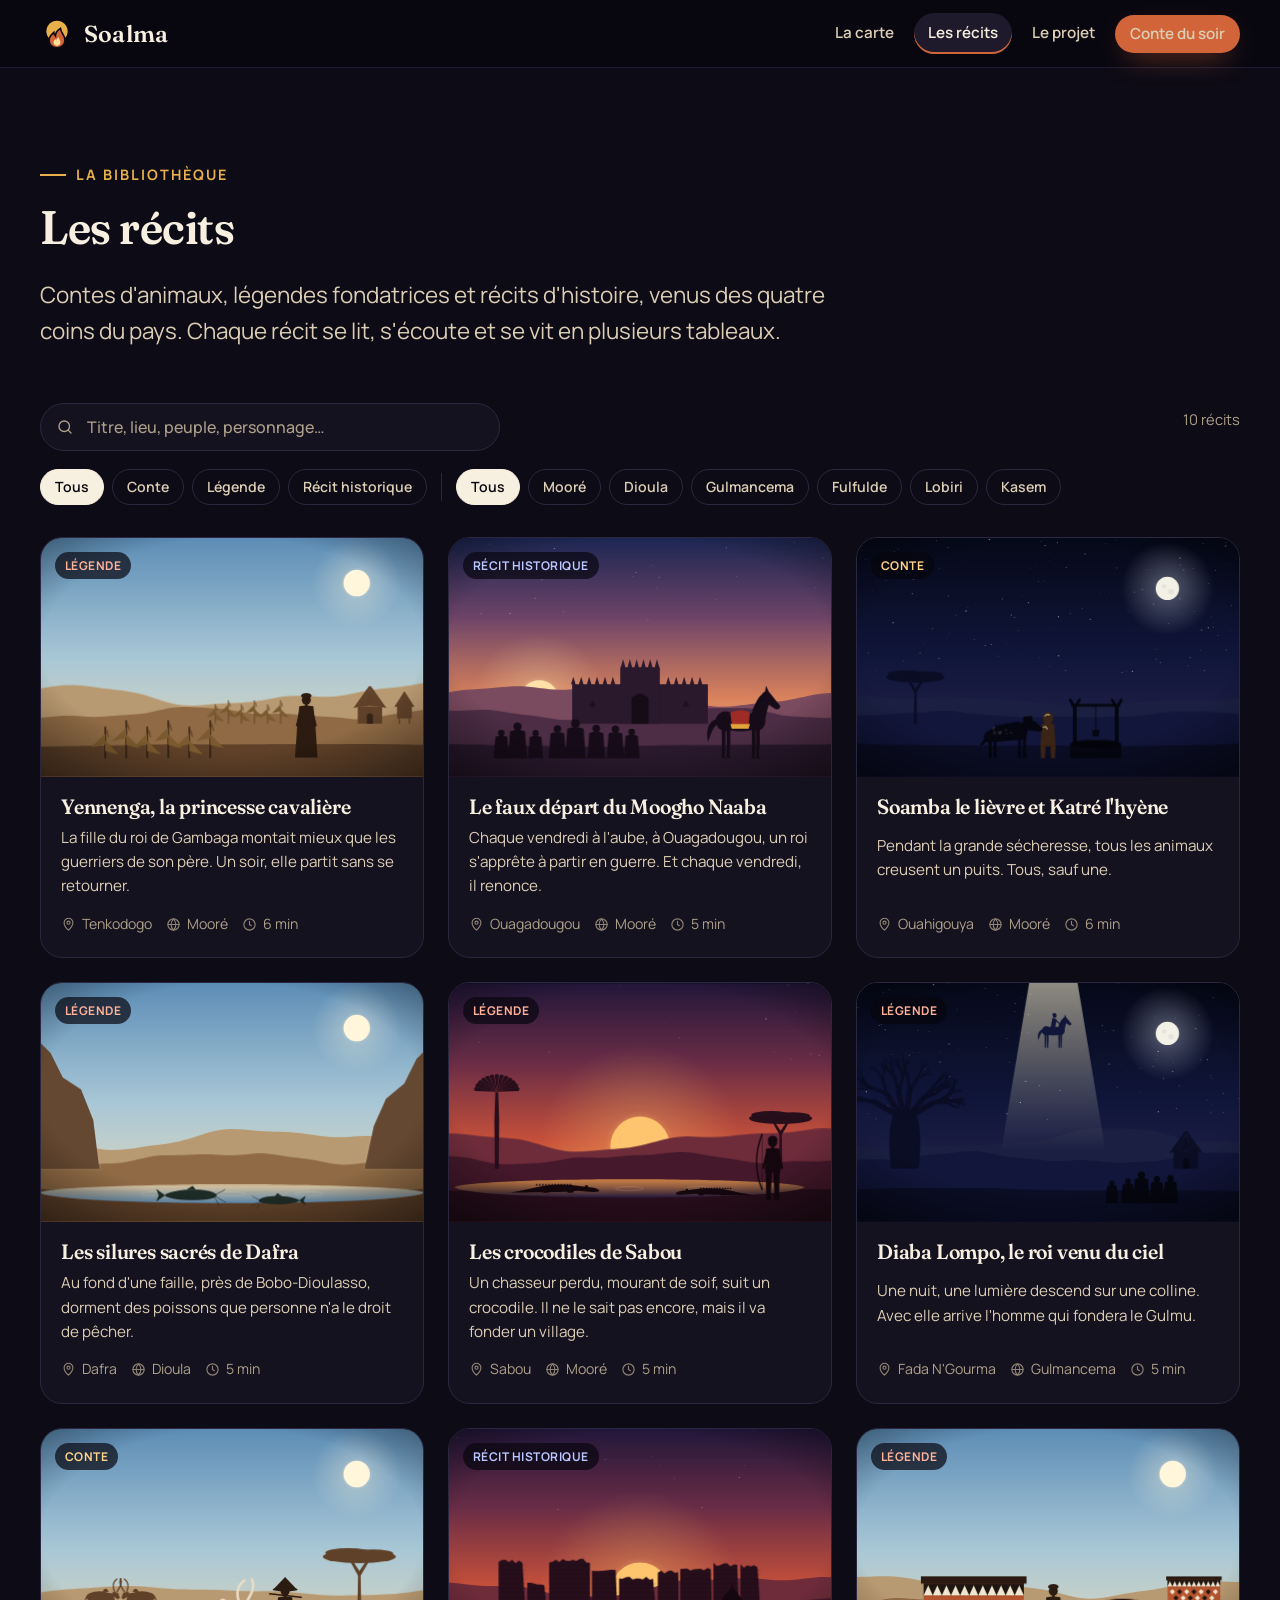
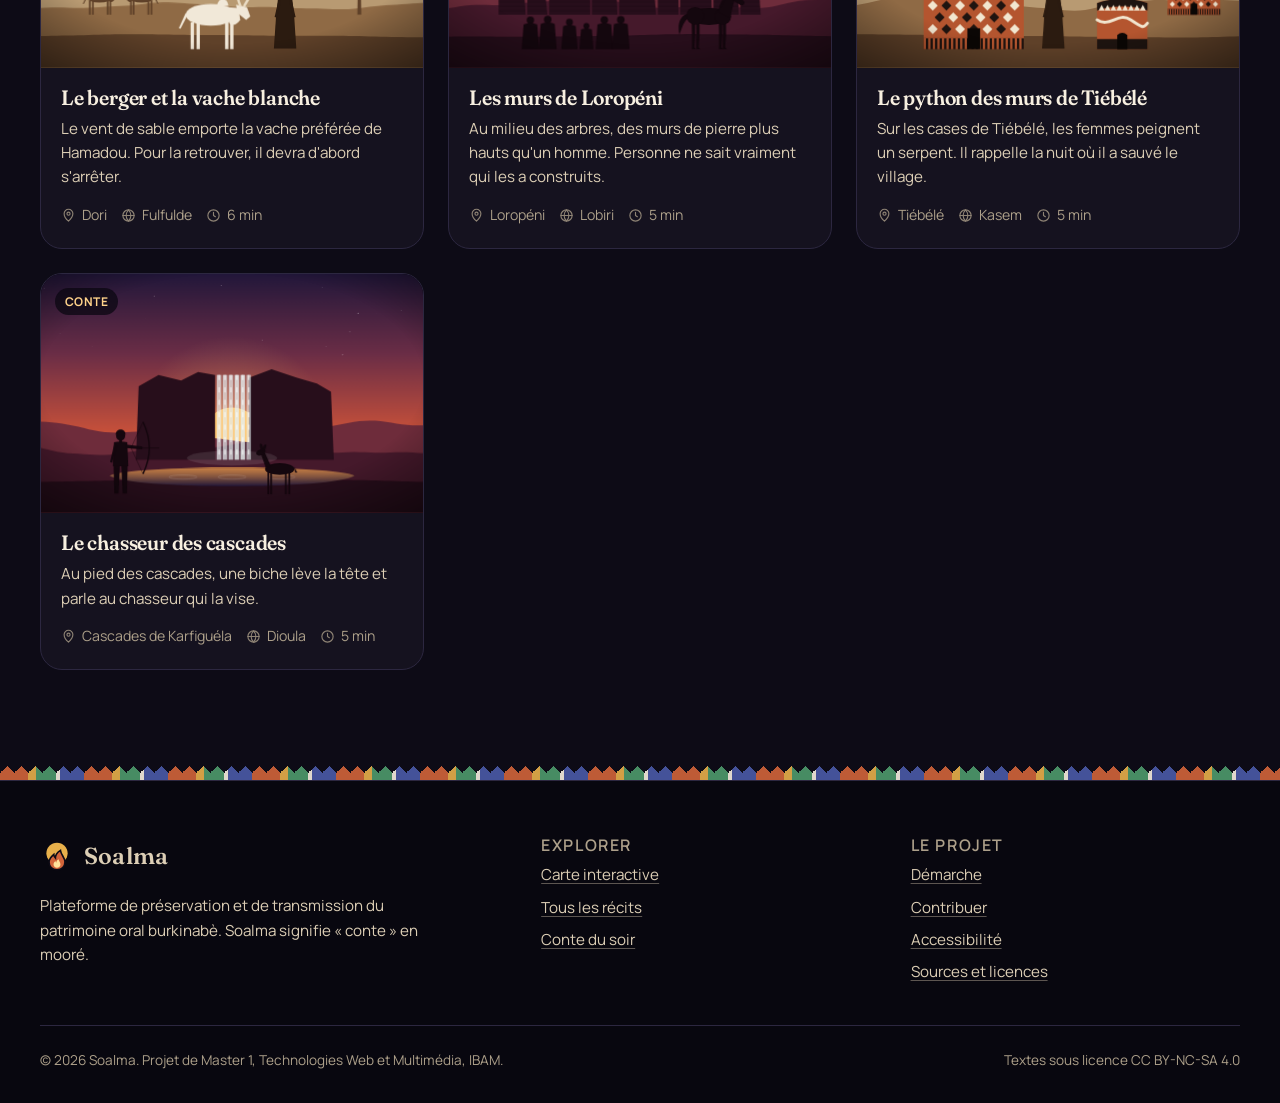
<file: contes.html>
<!doctype html>
<html lang="fr">
<head>
  <meta charset="utf-8">
  <meta name="viewport" content="width=device-width, initial-scale=1">
  <title>Les récits · Soalma</title>
  <meta name="description" content="Tous les contes, légendes et récits historiques du Burkina Faso publiés sur Soalma : recherche par titre, lieu, peuple, langue ou type de récit.">
  <meta name="theme-color" content="#0D0B16">
  <link rel="canonical" href="https://porgoabdoulnassirou.github.io/Projet_Tech_Web_et_Multimediat/contes.html">
  <meta property="og:title" content="Les récits · Soalma">
  <meta property="og:description" content="Contes, légendes et récits historiques du Burkina Faso, illustrés et racontés.">
  <meta property="og:image" content="https://porgoabdoulnassirou.github.io/Projet_Tech_Web_et_Multimediat/assets/img/og-image.png">
  <link rel="icon" href="assets/img/favicon.svg" type="image/svg+xml">
  <link rel="manifest" href="manifest.webmanifest">
  <link rel="preconnect" href="https://fonts.googleapis.com">
  <link rel="preconnect" href="https://fonts.gstatic.com" crossorigin>
  <link rel="stylesheet" href="https://fonts.googleapis.com/css2?family=Fraunces:ital,opsz,wght@0,9..144,400..700;1,9..144,400..600&family=Manrope:wght@400..800&display=swap">
  <link rel="stylesheet" href="assets/css/main.css">
  <script type="module" src="assets/js/library.js"></script>
</head>
<body>
  <!-- en-tete -->
  <a class="skip-link" href="#contenu">Aller au contenu</a>

  <header class="site-header">
    <div class="container">
      <a class="brand" href="./" aria-label="Soalma, accueil"><img src="assets/img/logo.svg" alt="" width="34" height="34">Soalma</a>
      <button class="nav-toggle" type="button" aria-expanded="false" aria-controls="nav" aria-label="Menu"><svg viewBox="0 0 24 24" width="22" height="22" fill="none" stroke="currentColor" stroke-width="1.8" stroke-linecap="round" aria-hidden="true"><path d="M4 7h16M4 12h16M4 17h16"/></svg></button>
      <nav id="nav" class="nav" aria-label="Navigation principale">
        <a href="carte.html">La carte</a>
        <a href="contes.html" aria-current="page">Les récits</a>
        <a href="a-propos.html">Le projet</a>
        <a class="btn btn-primary btn-sm" href="contes.html" data-random>Conte du soir</a>
      </nav>
    </div>
  </header>
  <!-- /en-tete -->

  <main id="contenu">
    <div class="container">
      <header class="page-head">
        <p class="eyebrow">La bibliothèque</p>
        <h1>Les récits</h1>
        <p class="lead">Contes d'animaux, légendes fondatrices et récits d'histoire, venus des quatre coins du pays. Chaque récit se lit, s'écoute et se vit en plusieurs tableaux.</p>
      </header>

      <form class="toolbar" role="search" onsubmit="return false">
        <label class="field">
          <span class="visually-hidden">Rechercher un récit</span>
          <span data-icon="search"></span>
          <input id="q" type="search" placeholder="Titre, lieu, peuple, personnage…" autocomplete="off">
        </label>
        <p class="count" id="count" aria-live="polite"></p>
      </form>

      <div class="toolbar-filters" role="group" aria-label="Filtres">
        <div class="filters" id="f-type" role="group" aria-label="Type de récit"></div>
        <span class="sep" aria-hidden="true"></span>
        <div class="filters" id="f-langue" role="group" aria-label="Langue d'origine"></div>
      </div>

      <div class="grid-cards" id="results"></div>
      <div class="empty" id="empty" hidden>
        <p>Aucun récit ne correspond à cette recherche.</p>
        <button class="btn btn-ghost" type="button" id="reset">Effacer les filtres</button>
      </div>
    </div>
    <div style="height:96px"></div>
  </main>

  <!-- pied -->
  <div class="motif" aria-hidden="true"></div>
  <footer class="site-footer">
    <div class="container">
      <div>
        <a class="brand" href="./"><img src="assets/img/logo.svg" alt="" width="34" height="34">Soalma</a>
        <p style="margin-top:14px;max-width:42ch">Plateforme de préservation et de transmission du patrimoine oral burkinabè. Soalma signifie « conte » en mooré.</p>
      </div>
      <div>
        <h2>Explorer</h2>
        <ul>
          <li><a href="carte.html">Carte interactive</a></li>
          <li><a href="contes.html">Tous les récits</a></li>
          <li><a href="contes.html" data-random>Conte du soir</a></li>
        </ul>
      </div>
      <div>
        <h2>Le projet</h2>
        <ul>
          <li><a href="a-propos.html#demarche">Démarche</a></li>
          <li><a href="a-propos.html#contribuer">Contribuer</a></li>
          <li><a href="a-propos.html#accessibilite">Accessibilité</a></li>
          <li><a href="a-propos.html#sources">Sources et licences</a></li>
        </ul>
      </div>
      <div class="fineprint">
        <span>© <span data-year>2026</span> Soalma. Projet de Master 1, Technologies Web et Multimédia, IBAM.</span>
        <span>Textes sous licence CC BY-NC-SA 4.0</span>
      </div>
    </div>
  </footer>
  <!-- /pied -->
</body>
</html>
</file>
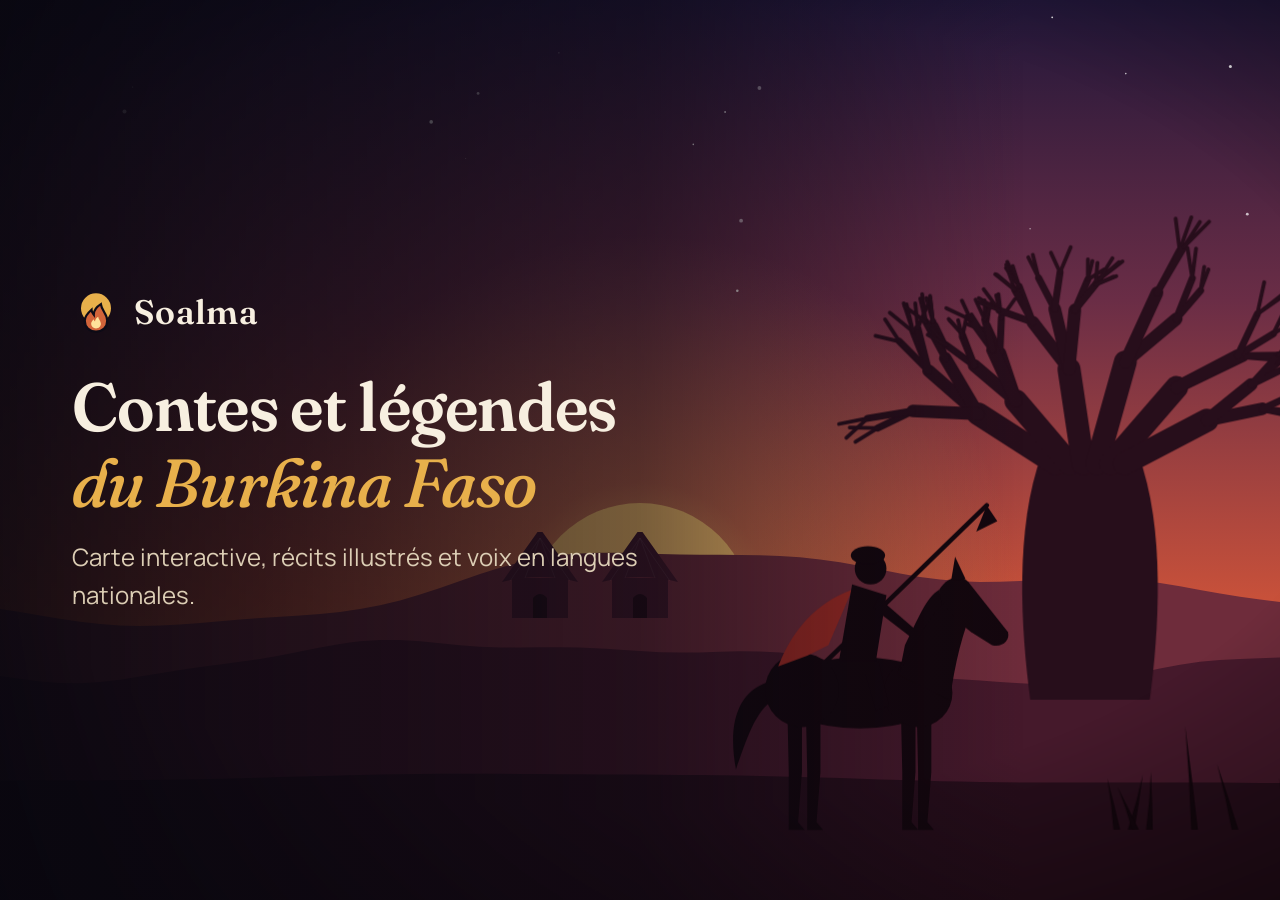
<file: tools/og.html>
<!doctype html>
<html lang="fr">
<head>
<meta charset="utf-8">
<title>Image de partage (outil de développement)</title>
<link rel="preconnect" href="https://fonts.googleapis.com">
<link rel="stylesheet" href="https://fonts.googleapis.com/css2?family=Fraunces:ital,opsz,wght@0,9..144,400..700;1,9..144,400..600&family=Manrope:wght@400..800&display=swap">
<link rel="stylesheet" href="../assets/css/main.css">
<style>
  body { margin: 0; width: 1200px; height: 630px; overflow: hidden; }
  #bg { position: absolute; inset: 0; }
  .shade { position: absolute; inset: 0; background: linear-gradient(90deg, rgba(8,7,15,.92) 0%, rgba(8,7,15,.55) 50%, rgba(8,7,15,0) 80%); }
  .txt { position: absolute; left: 72px; top: 0; bottom: 0; display: flex; flex-direction: column; justify-content: center; max-width: 620px; }
  .txt h1 { font-size: 68px; margin: 0 0 18px; }
  .txt h1 em { color: var(--mil); font-weight: 500; }
  .txt p { font-size: 24px; color: var(--text-2); margin: 0; }
  .brand { font-size: 34px; margin-bottom: 28px; }
  .brand img { width: 48px; height: 48px; }
  body.icon { width: 512px; height: 512px; background: #0D0B16; display: grid; place-items: center; }
  body.icon img { width: 360px; height: 360px; }
</style>
</head>
<body>
<script type="module">
  import { renderScene } from '../assets/js/scenes.js';
  if (location.hash === '#icon') {
    document.body.className = 'icon';
    document.body.innerHTML = '<img src="../assets/img/logo.svg" alt="">';
  } else {
    document.body.innerHTML = `<div id="bg">${renderScene({ sky: 'dusk', items: [
      { k: 'baobab', x: 1250, layer: 'mid', s: 1.4 }, { k: 'rider', x: 1020, spear: true, cape: true },
      { k: 'hut', x: 700, layer: 'far' }, { k: 'hut', x: 800, layer: 'far' }, { k: 'grass', x: 1400, w: 200 },
    ] }, 'og')}</div><div class="shade"></div>
    <div class="txt"><div class="brand" style="display:flex;align-items:center;gap:14px;font-family:var(--font-display);font-weight:600"><img src="../assets/img/logo.svg" alt="">Soalma</div>
    <h1>Contes et légendes <em>du Burkina Faso</em></h1><p>Carte interactive, récits illustrés et voix en langues nationales.</p></div>`;
  }
  document.querySelectorAll('.scene *').forEach((el) => { el.style.animationPlayState = 'paused'; });
</script>
</body>
</html>
</file>
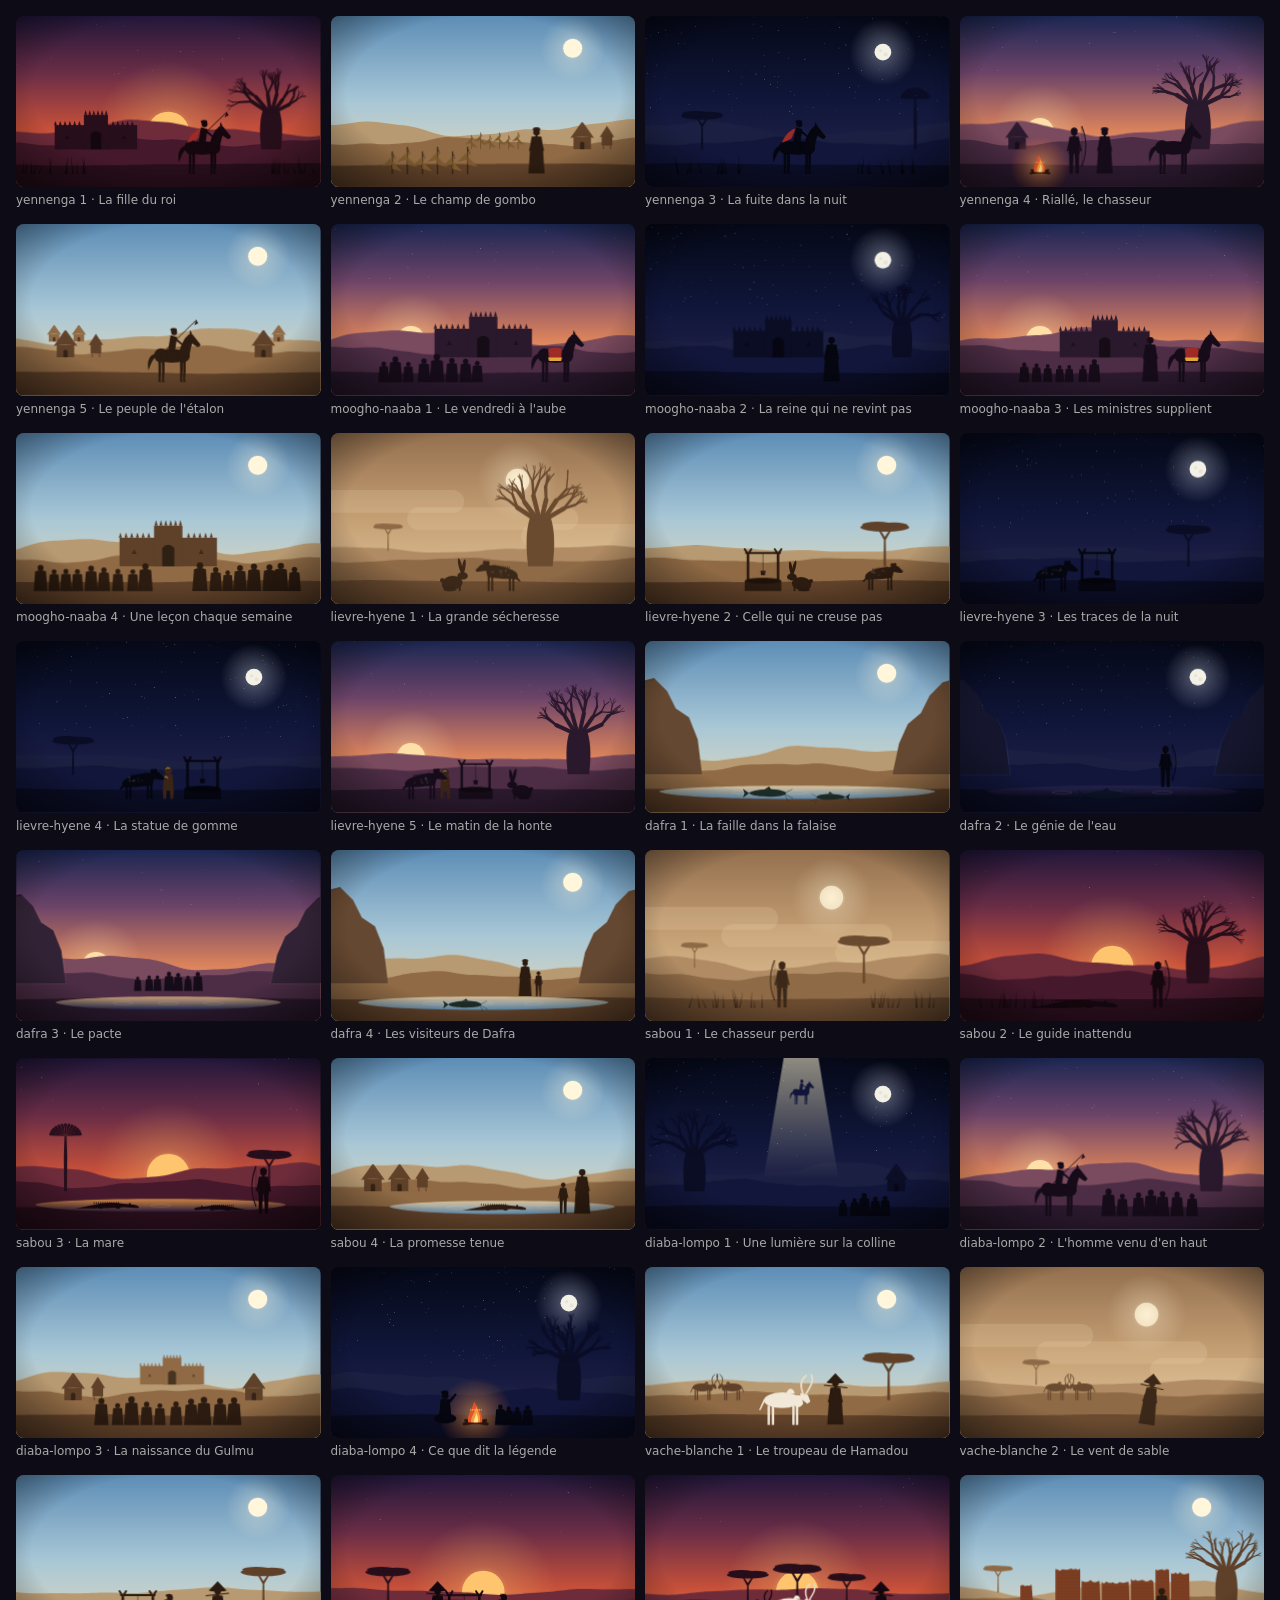
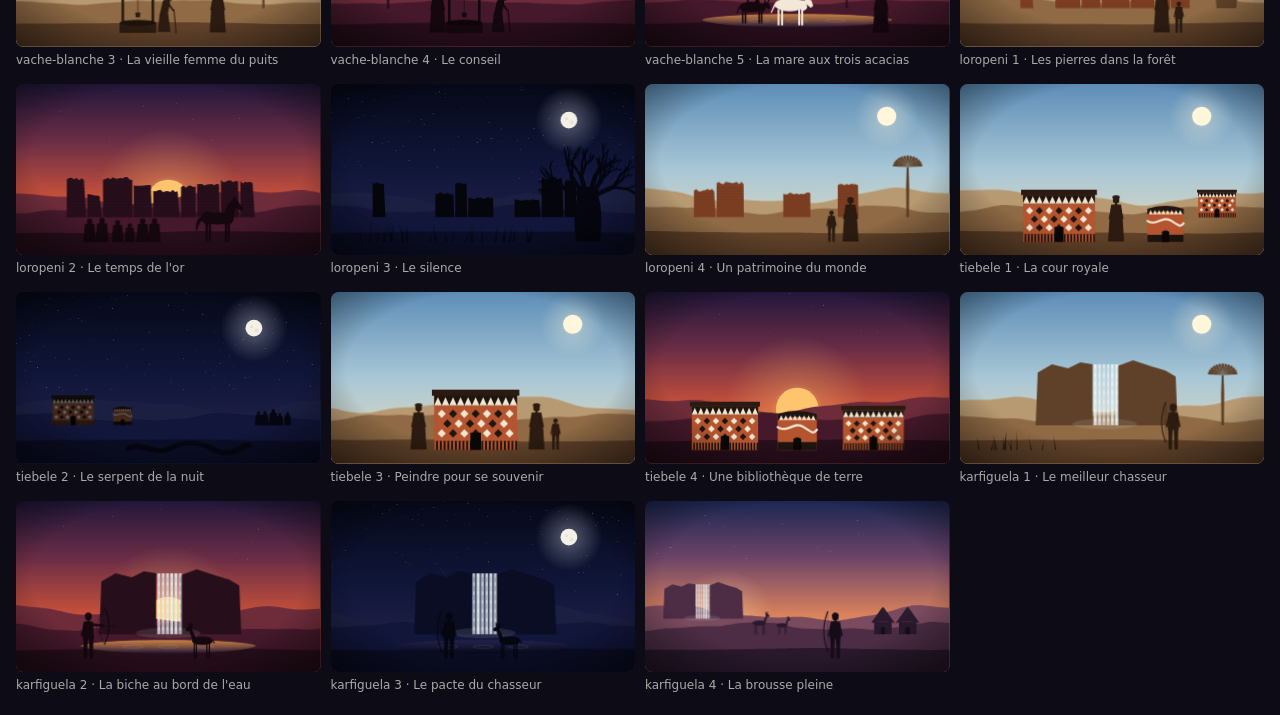
<file: tools/scenes.html>
<!doctype html>
<html lang="fr">
<head>
<meta charset="utf-8">
<title>Planche des scènes (outil de développement)</title>
<link rel="stylesheet" href="../assets/css/main.css">
<style>
  body { padding: 16px; }
  .g { display: grid; grid-template-columns: repeat(4, 1fr); gap: 10px; }
  figure { margin: 0; }
  figure div { aspect-ratio: 16/9; border-radius: 8px; overflow: hidden; }
  figcaption { font-size: 12px; color: #aaa; padding: 4px 0; }
</style>
</head>
<body>
<div class="g" id="g"></div>
<script type="module">
  import { CONTES } from '../assets/js/data.js';
  import { renderScene } from '../assets/js/scenes.js';
  if (new URLSearchParams(location.search).has('big')) document.getElementById('g').style.gridTemplateColumns = '1fr 1fr';
  const only = new URLSearchParams(location.search).get('id');
  const g = document.getElementById('g');
  for (const c of CONTES) {
    if (only && c.id !== only) continue;
    c.tableaux.forEach((t, i) => {
      g.insertAdjacentHTML('beforeend', `<figure><div>${renderScene(t.scene, c.id + i, { title: t.titre })}</div><figcaption>${c.id} ${i + 1} · ${t.titre}</figcaption></figure>`);
    });
  }
</script>
</body>
</html>
</file>
<file: assets/css/main.css>
/* =========================================================
   Soalma, feuille de style principale
   1. Jetons de design   2. Base   3. Mise en page
   4. Composants        5. Scènes  6. Pages
   ========================================================= */

/* ---------- 1. Jetons ---------- */
:root {
  --nuit-950: #08070F;
  --nuit-900: #0D0B16;
  --nuit-800: #15121F;
  --nuit-700: #1E1A2B;
  --nuit-600: #2C2740;
  --nuit-500: #3D3756;

  --sable-50: #F7EFE0;
  --sable-200: #DCCEB5;
  --sable-400: #ADA08A;

  --laterite: #D2643A;
  --laterite-600: #B8502A;
  --mil: #E8B04B;
  --indigo: #4A5AA8;
  --vert: #4E9A6C;

  --bg: var(--nuit-900);
  --surface: var(--nuit-800);
  --raised: var(--nuit-700);
  --line: var(--nuit-600);
  --text: var(--sable-50);
  --text-2: var(--sable-200);
  --muted: var(--sable-400);
  --accent: var(--laterite);
  --focus: var(--mil);

  --font-display: 'Fraunces', 'Georgia', serif;
  --font-ui: 'Manrope', system-ui, -apple-system, 'Segoe UI', sans-serif;

  --step--1: clamp(0.83rem, 0.8rem + 0.15vw, 0.9rem);
  --step-0: clamp(1rem, 0.96rem + 0.2vw, 1.08rem);
  --step-1: clamp(1.2rem, 1.1rem + 0.45vw, 1.4rem);
  --step-2: clamp(1.5rem, 1.3rem + 0.9vw, 2rem);
  --step-3: clamp(1.9rem, 1.5rem + 1.8vw, 3rem);
  --step-4: clamp(2.4rem, 1.7rem + 3.2vw, 4.6rem);

  --r-sm: 8px;
  --r-md: 14px;
  --r-lg: 22px;
  --r-pill: 999px;

  --shadow: 0 18px 50px -20px rgba(0, 0, 0, 0.7);
  --ease: cubic-bezier(0.22, 1, 0.36, 1);
  --header-h: 68px;
  --maxw: 1200px;

  color-scheme: dark;
}

/* ---------- 2. Base ---------- */
*, *::before, *::after { box-sizing: border-box; }

html { -webkit-text-size-adjust: 100%; scroll-behavior: smooth; }

body {
  margin: 0;
  min-height: 100vh;
  background: var(--bg);
  color: var(--text);
  font-family: var(--font-ui);
  font-size: var(--step-0);
  line-height: 1.6;
  -webkit-font-smoothing: antialiased;
  text-rendering: optimizeLegibility;
}

img, svg, canvas, video { display: block; max-width: 100%; }

h1, h2, h3, h4 {
  font-family: var(--font-display);
  font-weight: 600;
  line-height: 1.12;
  letter-spacing: -0.01em;
  margin: 0 0 0.5em;
  font-variation-settings: 'opsz' 72, 'SOFT' 50;
}
h1 { font-size: var(--step-4); }
h2 { font-size: var(--step-3); }
h3 { font-size: var(--step-1); }
p { margin: 0 0 1em; }

a { color: inherit; text-decoration-color: color-mix(in srgb, currentColor 40%, transparent); text-underline-offset: 3px; }
a:hover { text-decoration-color: currentColor; }

:focus-visible {
  outline: 3px solid var(--focus);
  outline-offset: 3px;
  border-radius: 4px;
}

::selection { background: var(--laterite); color: #fff; }

.visually-hidden {
  position: absolute !important;
  width: 1px; height: 1px;
  padding: 0; margin: -1px;
  overflow: hidden; clip: rect(0 0 0 0);
  white-space: nowrap; border: 0;
}

.skip-link {
  position: absolute;
  left: 12px; top: -60px;
  z-index: 100;
  background: var(--mil);
  color: var(--nuit-950);
  padding: 10px 16px;
  border-radius: var(--r-sm);
  font-weight: 700;
  text-decoration: none;
  transition: top 0.2s;
}
.skip-link:focus { top: 12px; }

.eyebrow {
  display: inline-flex;
  align-items: center;
  gap: 10px;
  font-size: var(--step--1);
  font-weight: 700;
  letter-spacing: 0.14em;
  text-transform: uppercase;
  color: var(--mil);
  margin-bottom: 14px;
}
.eyebrow::before {
  content: '';
  width: 26px; height: 2px;
  background: currentColor;
}

.lead { font-size: var(--step-1); color: var(--text-2); max-width: 60ch; }

/* ---------- 3. Mise en page ---------- */
.container { width: min(100% - 40px, var(--maxw)); margin-inline: auto; }

.section { padding-block: clamp(64px, 9vw, 120px); }

.site-header {
  position: sticky;
  top: 0;
  z-index: 50;
  height: var(--header-h);
  background: color-mix(in srgb, var(--nuit-950) 78%, transparent);
  backdrop-filter: blur(14px) saturate(140%);
  -webkit-backdrop-filter: blur(14px) saturate(140%);
  border-bottom: 1px solid color-mix(in srgb, var(--line) 70%, transparent);
}
.site-header .container {
  height: 100%;
  display: flex;
  align-items: center;
  gap: 24px;
}

.brand {
  display: inline-flex;
  align-items: center;
  gap: 10px;
  text-decoration: none;
  font-family: var(--font-display);
  font-size: 1.45rem;
  font-weight: 600;
  letter-spacing: 0.01em;
}
.brand svg, .brand img { width: 34px; height: 34px; }
.go span, .btn span { display: inline-flex; }
.go svg, .btn span svg { width: 18px; height: 18px; }

.nav { margin-left: auto; display: flex; align-items: center; gap: 6px; }
.nav a {
  padding: 8px 14px;
  border-radius: var(--r-pill);
  text-decoration: none;
  color: var(--text-2);
  font-weight: 600;
  font-size: 0.95rem;
  transition: background 0.2s, color 0.2s;
}
.nav a:hover { color: var(--text); background: var(--nuit-700); }
.nav a[aria-current='page'] { color: var(--text); background: var(--nuit-700); box-shadow: inset 0 -2px 0 var(--laterite); }

.nav-toggle { display: none; }

@media (max-width: 820px) {
  .nav-toggle {
    display: inline-grid;
    place-items: center;
    margin-left: auto;
    width: 44px; height: 44px;
    border-radius: var(--r-pill);
    border: 1px solid var(--line);
    background: transparent;
    color: var(--text);
    cursor: pointer;
  }
  .nav {
    position: fixed;
    inset: var(--header-h) 0 auto 0;
    flex-direction: column;
    align-items: stretch;
    gap: 4px;
    padding: 16px 20px 24px;
    background: var(--nuit-950);
    border-bottom: 1px solid var(--line);
    transform: translateY(-8px);
    opacity: 0;
    visibility: hidden;
    transition: opacity 0.25s var(--ease), transform 0.25s var(--ease), visibility 0.25s;
  }
  .nav.is-open { opacity: 1; transform: none; visibility: visible; }
  .nav a { padding: 14px 16px; font-size: 1.05rem; }
  .nav .btn { margin-top: 8px; justify-content: center; }
}

.site-footer {
  border-top: 1px solid var(--line);
  background: var(--nuit-950);
  color: var(--text-2);
  font-size: 0.95rem;
}
.site-footer .container {
  display: grid;
  grid-template-columns: 1.4fr 1fr 1fr;
  gap: 40px;
  padding-block: 56px 32px;
}
.site-footer h2 { font-size: 1rem; font-family: var(--font-ui); letter-spacing: 0.1em; text-transform: uppercase; color: var(--muted); }
.site-footer ul { list-style: none; padding: 0; margin: 0; display: grid; gap: 8px; }
.site-footer .fineprint {
  grid-column: 1 / -1;
  padding-top: 24px;
  border-top: 1px solid var(--line);
  font-size: 0.85rem;
  color: var(--muted);
  display: flex;
  flex-wrap: wrap;
  gap: 8px 24px;
  justify-content: space-between;
}
@media (max-width: 760px) { .site-footer .container { grid-template-columns: 1fr; } }

/* Bande de motifs inspirée du Faso Dan Fani */
.motif {
  height: 14px;
  background:
    linear-gradient(135deg, var(--nuit-900) 25%, transparent 25%) 0 0 / 14px 14px,
    linear-gradient(225deg, var(--nuit-900) 25%, transparent 25%) 0 0 / 14px 14px,
    repeating-linear-gradient(90deg, var(--laterite) 0 28px, var(--mil) 28px 36px, var(--vert) 36px 56px, var(--sable-50) 56px 60px, var(--indigo) 60px 84px);
  opacity: 0.9;
}

/* ---------- 4. Composants ---------- */
.btn {
  display: inline-flex;
  align-items: center;
  gap: 10px;
  min-height: 46px;
  padding: 0 22px;
  border-radius: var(--r-pill);
  border: 1px solid transparent;
  font: 700 0.98rem/1 var(--font-ui);
  text-decoration: none;
  cursor: pointer;
  transition: transform 0.2s var(--ease), background 0.2s, border-color 0.2s, color 0.2s, box-shadow 0.2s;
  white-space: nowrap;
}
.btn svg { width: 18px; height: 18px; flex: none; }
.btn:active { transform: translateY(1px) scale(0.98); }
.btn-primary { background: var(--laterite); color: #fff; box-shadow: 0 10px 30px -12px rgba(210, 100, 58, 0.8); }
.btn-primary:hover { background: var(--laterite-600); }
.btn-ghost { background: transparent; color: var(--text); border-color: var(--nuit-500); }
.btn-ghost:hover { background: var(--nuit-700); border-color: var(--sable-400); }
.btn-quiet { background: var(--nuit-700); color: var(--text); }
.btn-quiet:hover { background: var(--nuit-600); }
.btn-sm { min-height: 38px; padding: 0 16px; font-size: 0.9rem; }
.btn[disabled] { opacity: 0.45; cursor: not-allowed; }

.icon-btn {
  display: inline-grid;
  place-items: center;
  width: 44px; height: 44px;
  border-radius: var(--r-pill);
  border: 1px solid var(--line);
  background: var(--nuit-800);
  color: var(--text);
  cursor: pointer;
  transition: background 0.2s, border-color 0.2s;
}
.icon-btn:hover { background: var(--nuit-700); border-color: var(--nuit-500); }
.icon-btn svg { width: 20px; height: 20px; }
.icon-btn[aria-pressed='true'] { background: var(--laterite); border-color: var(--laterite); color: #fff; }

.chip {
  display: inline-flex;
  align-items: center;
  gap: 8px;
  min-height: 36px;
  padding: 0 14px;
  border-radius: var(--r-pill);
  border: 1px solid var(--line);
  background: transparent;
  color: var(--text-2);
  font: 600 0.88rem/1 var(--font-ui);
  cursor: pointer;
  transition: all 0.2s;
}
.chip:hover { border-color: var(--nuit-500); color: var(--text); }
.chip[aria-pressed='true'] { background: var(--sable-50); color: var(--nuit-950); border-color: var(--sable-50); }
.chip .dot { width: 8px; height: 8px; border-radius: 50%; background: currentColor; }

.badge {
  display: inline-flex;
  align-items: center;
  gap: 6px;
  padding: 4px 10px;
  border-radius: var(--r-pill);
  font-size: 0.75rem;
  font-weight: 700;
  letter-spacing: 0.04em;
  text-transform: uppercase;
  background: rgba(8, 7, 15, 0.7);
  color: var(--sable-50);
  backdrop-filter: blur(6px);
}
.badge[data-type='Conte'] { color: #FFD38A; }
.badge[data-type='Légende'] { color: #FFB199; }
.badge[data-type='Récit historique'] { color: #B9C6FF; }

.meta {
  display: flex;
  flex-wrap: wrap;
  gap: 4px 14px;
  color: var(--muted);
  font-size: 0.88rem;
}
.meta span { display: inline-flex; align-items: center; gap: 6px; }
.meta svg { width: 15px; height: 15px; opacity: 0.8; }

.field {
  position: relative;
  display: flex;
  align-items: center;
}
.field svg { position: absolute; left: 16px; top: 50%; transform: translateY(-50%); width: 18px; height: 18px; color: var(--muted); pointer-events: none; }
.field input, .field select {
  width: 100%;
  min-height: 48px;
  padding: 0 16px 0 46px;
  border-radius: var(--r-pill);
  border: 1px solid var(--line);
  background: var(--nuit-800);
  color: var(--text);
  font: 500 1rem var(--font-ui);
  transition: border-color 0.2s, background 0.2s;
}
.field select { padding-left: 16px; appearance: none; }
.field input::placeholder { color: var(--muted); }
.field input:focus, .field select:focus { outline: none; border-color: var(--mil); background: var(--nuit-700); }

/* Carte de conte */
.card {
  position: relative;
  display: flex;
  flex-direction: column;
  border-radius: var(--r-lg);
  background: var(--surface);
  border: 1px solid var(--line);
  overflow: hidden;
  text-decoration: none;
  transition: transform 0.35s var(--ease), border-color 0.3s, box-shadow 0.35s;
}
.card:hover, .card:focus-within { transform: translateY(-4px); border-color: var(--nuit-500); box-shadow: var(--shadow); }
.card-media { position: relative; aspect-ratio: 16 / 10; overflow: hidden; background: var(--nuit-950); }
.card-media .scene { width: 100%; height: 100%; transition: transform 0.8s var(--ease); }
.card:hover .card-media .scene { transform: scale(1.04); }
.card-media .badge { position: absolute; top: 14px; left: 14px; }
.card-body { padding: 18px 20px 22px; display: grid; gap: 8px; flex: 1; }
.card-body :is(h2, h3) { margin: 0; font-size: 1.3rem; }
.card-body :is(h2, h3) a { text-decoration: none; }
.card-body :is(h2, h3) a::after { content: ''; position: absolute; inset: 0; z-index: 1; }
.card-body :is(h2, h3) a:focus-visible { outline: none; }
.card:has(:is(h2, h3) a:focus-visible) { outline: 3px solid var(--focus); outline-offset: 3px; }
.card-body p { margin: 0; color: var(--text-2); font-size: 0.95rem; }
.card .meta { margin-top: auto; padding-top: 6px; }

.grid-cards {
  display: grid;
  grid-template-columns: repeat(auto-fill, minmax(290px, 1fr));
  gap: 24px;
}

/* Fenêtre modale */
dialog {
  border: 1px solid var(--line);
  border-radius: var(--r-lg);
  background: var(--surface);
  color: var(--text);
  padding: 0;
  width: min(560px, calc(100% - 32px));
  box-shadow: var(--shadow);
}
dialog::backdrop { background: rgba(5, 4, 10, 0.7); backdrop-filter: blur(4px); }
dialog[open] { animation: pop 0.3s var(--ease); }
.dialog-head { display: flex; align-items: center; justify-content: space-between; gap: 16px; padding: 20px 24px; border-bottom: 1px solid var(--line); }
.dialog-head h2 { font-size: 1.35rem; margin: 0; }
.dialog-body { padding: 20px 24px 26px; max-height: 70vh; overflow: auto; }

.toast {
  position: fixed;
  left: 50%; bottom: 110px;
  z-index: 80;
  transform: translate(-50%, 20px);
  opacity: 0;
  padding: 12px 20px;
  border-radius: var(--r-pill);
  background: var(--sable-50);
  color: var(--nuit-950);
  font-weight: 700;
  pointer-events: none;
  transition: opacity 0.3s, transform 0.3s var(--ease);
}
.toast.is-visible { opacity: 1; transform: translate(-50%, 0); }

/* Révélation au défilement */
.reveal { opacity: 0; transform: translateY(24px); transition: opacity 0.9s var(--ease), transform 0.9s var(--ease); }
.reveal.is-in { opacity: 1; transform: none; }

@keyframes pop { from { opacity: 0; transform: translateY(12px) scale(0.98); } }
@keyframes fade-in { from { opacity: 0; } }

/* ---------- 5. Scènes illustrées ---------- */
.scene { width: 100%; height: 100%; }
.scene .sc-layer { transition: transform 0.6s var(--ease); will-change: transform; }

.sc-twinkle { animation: twinkle 3.2s ease-in-out infinite alternate; }
.sc-glow { animation: glow 5s ease-in-out infinite alternate; transform-box: fill-box; transform-origin: center; }
.sc-sway, .sc-sway-slow { transform-box: fill-box; transform-origin: 50% 100%; animation: sway 6s ease-in-out infinite alternate; }
.sc-sway-slow { animation-duration: 11s; }
.sc-drift { animation: drift 24s linear infinite; }
.sc-flame { transform-box: fill-box; transform-origin: 50% 100%; animation: flame 0.9s ease-in-out infinite alternate; }
.sc-flame.b { animation-duration: 0.7s; animation-delay: -0.3s; }
.sc-flame.c { animation-duration: 0.5s; animation-delay: -0.2s; }
.sc-embers circle { animation: ember 3s linear infinite; }
.sc-beam { animation: beam 4s ease-in-out infinite alternate; }
.sc-descend { animation: descend 9s ease-in-out infinite alternate; }
.sc-fall { animation: fall 0.9s linear infinite; }
.sc-mist { animation: glow 3s ease-in-out infinite alternate; transform-box: fill-box; transform-origin: center; }
.sc-ripple { transform-box: fill-box; transform-origin: center; animation: ripple 4s ease-out infinite; }
.sc-gallop { animation: gallop 1.4s ease-in-out infinite; }
.sc-run .sc-leg { transform-box: fill-box; transform-origin: 50% 0; animation: leg 0.42s ease-in-out infinite alternate; }
.sc-run .sc-leg.lb { animation-delay: -0.21s; }
.sc-run .sc-cape, .sc-cape { transform-box: fill-box; transform-origin: 100% 0; animation: cape 1.2s ease-in-out infinite alternate; }
.sc-swim { animation: swim 9s ease-in-out infinite alternate; }
.sc-swim-r { animation: swim 11s ease-in-out infinite alternate-reverse; }
.sc-crawl { animation: crawl 7s ease-in-out infinite alternate; }
.sc-sneak { animation: sneak 6s ease-in-out infinite alternate; }
.sc-struggle { transform-box: fill-box; transform-origin: 50% 100%; animation: struggle 0.8s ease-in-out infinite alternate; }
.sc-hop { animation: hop 1.6s ease-in-out infinite; }
.sc-breathe { transform-box: fill-box; transform-origin: 50% 100%; animation: breathe 3s ease-in-out infinite alternate; }
.sc-lean { transform-box: fill-box; transform-origin: 50% 100%; transform: rotate(8deg); animation: lean 2.4s ease-in-out infinite alternate; }
.sc-slither { animation: slither 3s ease-in-out infinite alternate; }
.sc-talk { transform-box: fill-box; transform-origin: 0 100%; animation: talk 1.8s ease-in-out infinite alternate; }

@keyframes twinkle { from { opacity: 0.15; } to { opacity: 1; } }
@keyframes glow { from { opacity: 0.75; transform: scale(0.97); } to { opacity: 1; transform: scale(1.03); } }
@keyframes sway { from { transform: rotate(-1.2deg); } to { transform: rotate(1.2deg); } }
@keyframes drift { from { transform: translateX(-200px); } to { transform: translateX(400px); } }
@keyframes flame { from { transform: scaleY(0.9) skewX(-3deg); } to { transform: scaleY(1.08) skewX(3deg); } }
@keyframes ember { 0% { transform: translate(0, 0); opacity: 1; } 100% { transform: translate(14px, -150px); opacity: 0; } }
@keyframes beam { from { opacity: 0.55; } to { opacity: 1; } }
@keyframes descend { from { transform: translate(0, -420px) scale(0.55); } to { transform: translate(0, -260px) scale(0.55); } }
@keyframes fall { to { stroke-dashoffset: -44; } }
@keyframes ripple { 0% { transform: scale(0.4); opacity: 0.9; } 100% { transform: scale(2.2); opacity: 0; } }
@keyframes gallop { 0%, 100% { transform: translateY(0) rotate(0); } 50% { transform: translateY(-12px) rotate(-1.5deg); } }
@keyframes leg { from { transform: rotate(-24deg); } to { transform: rotate(26deg); } }
@keyframes cape { from { transform: rotate(-6deg) scaleX(0.95); } to { transform: rotate(5deg) scaleX(1.05); } }
@keyframes swim { from { transform: translateX(-90px); } to { transform: translateX(110px); } }
@keyframes crawl { from { transform: translateX(-60px); } to { transform: translateX(40px); } }
@keyframes sneak { from { transform: translateX(-30px); } to { transform: translateX(60px); } }
@keyframes struggle { from { transform: rotate(-4deg); } to { transform: rotate(4deg) translateX(6px); } }
@keyframes hop { 0%, 60%, 100% { transform: translateY(0); } 30% { transform: translateY(-26px); } }
@keyframes breathe { from { transform: scaleY(1); } to { transform: scaleY(1.04); } }
@keyframes lean { from { transform: rotate(6deg); } to { transform: rotate(10deg); } }
@keyframes slither { from { transform: translateX(-20px); } to { transform: translateX(30px); } }
@keyframes talk { from { transform: rotate(0); } to { transform: rotate(-14deg); } }

.is-still .scene *, .scene.is-still * { animation-play-state: paused !important; }

@media (prefers-reduced-motion: reduce) {
  *, *::before, *::after { animation-duration: 0.001ms !important; animation-iteration-count: 1 !important; transition-duration: 0.001ms !important; scroll-behavior: auto !important; }
  .reveal { opacity: 1; transform: none; }
}

/* ---------- 6. Pages ---------- */

/* Accueil */
.hero {
  position: relative;
  min-height: calc(100svh - var(--header-h));
  display: grid;
  align-items: end;
  overflow: hidden;
  isolation: isolate;
}
.hero-bg { position: absolute; inset: 0; z-index: -2; }
.hero-bg .scene { width: 100%; height: 100%; }
.hero::after {
  content: '';
  position: absolute;
  inset: 0;
  z-index: -1;
  background:
    linear-gradient(90deg, rgba(8, 7, 15, 0.92) 0%, rgba(8, 7, 15, 0.55) 45%, rgba(8, 7, 15, 0) 75%),
    linear-gradient(0deg, var(--bg) 0%, rgba(13, 11, 22, 0) 35%);
}
#embers { position: absolute; inset: 0; z-index: -1; pointer-events: none; }
.hero-content { padding-block: 80px clamp(64px, 12vh, 140px); max-width: 680px; }
.hero h1 { margin-bottom: 20px; }
.hero h1 em { font-style: italic; color: var(--mil); font-weight: 500; }
.hero .lead { margin-bottom: 32px; }
.hero-actions { display: flex; flex-wrap: wrap; gap: 12px; }
.hero-stats { display: flex; gap: 36px; margin-top: 48px; color: var(--text-2); font-size: 0.92rem; }
.hero-stats strong { display: block; font-family: var(--font-display); font-size: 2rem; color: var(--text); line-height: 1; margin-bottom: 4px; }

.ways { display: grid; grid-template-columns: repeat(3, 1fr); gap: 20px; margin-top: 48px; }
.way {
  position: relative;
  padding: 28px;
  border-radius: var(--r-lg);
  background: linear-gradient(160deg, var(--nuit-700), var(--nuit-800));
  border: 1px solid var(--line);
  text-decoration: none;
  display: grid;
  gap: 10px;
  transition: transform 0.35s var(--ease), border-color 0.3s;
}
.way:hover { transform: translateY(-4px); border-color: var(--laterite); }
.way .num { font-family: var(--font-display); color: var(--mil); font-size: 0.95rem; }
.way h3 { margin: 0; font-size: 1.5rem; }
.way p { margin: 0; color: var(--text-2); }
.way .go { margin-top: 10px; font-weight: 700; color: var(--laterite); display: inline-flex; gap: 8px; align-items: center; }
.way .go svg { width: 18px; transition: transform 0.3s var(--ease); }
.way:hover .go svg { transform: translateX(4px); }
@media (max-width: 860px) { .ways { grid-template-columns: 1fr; } }

.section-head { display: flex; align-items: end; justify-content: space-between; gap: 24px; margin-bottom: 36px; flex-wrap: wrap; }
.section-head h2 { margin: 0; }

.langs { display: grid; grid-template-columns: repeat(3, 1fr); gap: 16px; }
@media (max-width: 900px) { .langs { grid-template-columns: repeat(2, 1fr); } }
@media (max-width: 560px) { .langs { grid-template-columns: 1fr; } }
.lang {
  padding: 22px;
  border-radius: var(--r-md);
  border: 1px solid var(--line);
  background: var(--surface);
}
.lang h3 { margin: 0 0 4px; font-size: 1.35rem; }
.lang .who { color: var(--mil); font-size: 0.85rem; font-weight: 700; letter-spacing: 0.05em; text-transform: uppercase; }
.lang p { margin: 10px 0 0; color: var(--text-2); font-size: 0.93rem; }

.manifesto {
  display: grid;
  grid-template-columns: 1fr 1fr;
  gap: clamp(32px, 6vw, 80px);
  align-items: center;
}
.manifesto blockquote {
  margin: 0;
  font-family: var(--font-display);
  font-size: var(--step-2);
  line-height: 1.3;
  font-style: italic;
  color: var(--text);
}
.manifesto blockquote footer { margin-top: 16px; font: 600 0.9rem var(--font-ui); font-style: normal; color: var(--muted); }
.pillars { display: grid; gap: 18px; }
.pillar { display: grid; grid-template-columns: 44px 1fr; gap: 16px; }
.pillar .ic { width: 44px; height: 44px; border-radius: 12px; display: grid; place-items: center; background: var(--nuit-700); color: var(--mil); }
.pillar .ic svg { width: 22px; height: 22px; }
.pillar h3 { margin: 0 0 2px; font-size: 1.1rem; font-family: var(--font-ui); font-weight: 700; }
.pillar p { margin: 0; color: var(--text-2); font-size: 0.95rem; }
@media (max-width: 860px) { .manifesto { grid-template-columns: 1fr; } }

.cta-band {
  position: relative;
  border-radius: var(--r-lg);
  overflow: hidden;
  padding: clamp(32px, 6vw, 64px);
  background: radial-gradient(120% 140% at 0% 0%, #3A1D1A 0%, var(--nuit-800) 60%);
  border: 1px solid var(--line);
  display: flex;
  justify-content: space-between;
  align-items: center;
  gap: 24px;
  flex-wrap: wrap;
}
.cta-band h2 { margin: 0 0 8px; font-size: var(--step-2); }
.cta-band p { margin: 0; color: var(--text-2); max-width: 52ch; }

/* Carte */
.map-page { display: grid; grid-template-columns: 380px 1fr; height: calc(100svh - var(--header-h)); }
.map-side {
  display: flex;
  flex-direction: column;
  border-right: 1px solid var(--line);
  background: var(--nuit-950);
  min-height: 0;
}
.map-side-head { padding: 22px 22px 14px; border-bottom: 1px solid var(--line); display: grid; gap: 14px; }
.map-side-head h1 { font-size: 1.7rem; margin: 0; }
.map-side-head p { margin: 0; color: var(--text-2); font-size: 0.93rem; }
.filters { display: flex; flex-wrap: wrap; gap: 8px; }
.map-list { list-style: none; margin: 0; padding: 10px; overflow-y: auto; flex: 1; scrollbar-width: thin; }
.map-list li + li { margin-top: 4px; }
.map-item {
  width: 100%;
  display: grid;
  grid-template-columns: 64px 1fr;
  gap: 14px;
  align-items: center;
  padding: 10px;
  border-radius: var(--r-md);
  border: 1px solid transparent;
  background: transparent;
  color: inherit;
  text-align: left;
  font: inherit;
  cursor: pointer;
  transition: background 0.2s, border-color 0.2s;
}
.map-item:hover { background: var(--nuit-800); }
.map-item[aria-current='true'] { background: var(--nuit-800); border-color: var(--laterite); }
.map-item .thumb { width: 64px; height: 64px; border-radius: 10px; overflow: hidden; background: var(--nuit-800); }
.map-item .thumb .scene { width: 100%; height: 100%; }
.map-item strong { display: block; font-family: var(--font-display); font-size: 1.05rem; font-weight: 600; line-height: 1.25; }
.map-item small { color: var(--muted); font-size: 0.82rem; }

.map-stage { position: relative; overflow: hidden; background: radial-gradient(90% 90% at 50% 40%, #1A1730 0%, var(--nuit-950) 75%); }
.map-toolbar {
  position: absolute;
  top: 18px; left: 50%;
  transform: translateX(-50%);
  z-index: 5;
  display: flex;
  gap: 4px;
  padding: 4px;
  border-radius: var(--r-pill);
  background: rgba(13, 11, 22, 0.8);
  border: 1px solid var(--line);
  backdrop-filter: blur(10px);
}
.seg {
  min-height: 38px;
  padding: 0 18px;
  border-radius: var(--r-pill);
  border: 0;
  background: transparent;
  color: var(--text-2);
  font: 700 0.9rem var(--font-ui);
  cursor: pointer;
  display: inline-flex;
  align-items: center;
  gap: 8px;
}
.seg svg { width: 16px; height: 16px; }
.seg { white-space: nowrap; }
@media (max-width: 520px) { .seg { padding: 0 12px; font-size: 0.84rem; } .seg svg { display: none; } .map-toolbar { top: 12px; } }
.seg[aria-pressed='true'] { background: var(--sable-50); color: var(--nuit-950); }

.map-2d, .map-3d { position: absolute; inset: 0; }
.map-2d { transition: right 0.5s var(--ease); }
@media (min-width: 901px) { .map-stage.has-preview .map-2d { right: 400px; } }
.map-2d svg { width: 100%; height: 100%; }
.map-3d canvas { width: 100% !important; height: 100% !important; cursor: grab; }
.map-3d canvas:active { cursor: grabbing; }
[hidden] { display: none !important; }

.country { fill: url(#land); stroke: var(--mil); stroke-width: 1.6; stroke-opacity: 0.55; }
.country-glow { fill: none; stroke: var(--laterite); stroke-width: 18; stroke-opacity: 0.08; filter: blur(8px); }
.graticule { stroke: var(--sable-50); stroke-opacity: 0.05; }
.city { fill: var(--sable-400); font: 600 13px var(--font-ui); }
.city-dot { fill: var(--sable-400); }
.route { fill: none; stroke: var(--mil); stroke-opacity: 0.35; stroke-width: 1.5; stroke-dasharray: 4 8; }

.pin { cursor: pointer; outline: none; }
.pin .halo { fill: var(--pin, var(--laterite)); opacity: 0.25; transform-box: fill-box; transform-origin: center; animation: halo 2.6s ease-out infinite; }
.pin .core { fill: var(--pin, var(--laterite)); stroke: var(--nuit-950); stroke-width: 3; transition: transform 0.25s var(--ease); transform-box: fill-box; transform-origin: center; }
.pin .label { fill: var(--sable-50); font: 700 15px var(--font-ui); paint-order: stroke; stroke: var(--nuit-950); stroke-width: 5px; stroke-linejoin: round; opacity: 0; transition: opacity 0.2s; pointer-events: none; }
.pin:hover .core, .pin:focus-visible .core, .pin.is-active .core { transform: scale(1.35); }
.pin:hover .label, .pin:focus-visible .label, .pin.is-active .label { opacity: 1; }
.pin:focus-visible .core { stroke: var(--mil); stroke-width: 4; }
.pin.is-dim { opacity: 0.18; pointer-events: none; }
@keyframes halo { 0% { transform: scale(0.6); opacity: 0.5; } 100% { transform: scale(2.4); opacity: 0; } }

.label3d {
  position: absolute;
  left: 0; top: 0;
  transform: translate(-50%, -130%);
  padding: 6px 10px;
  border-radius: var(--r-pill);
  border: 1px solid var(--line);
  background: rgba(13, 11, 22, 0.85);
  color: var(--text);
  font: 700 0.8rem var(--font-ui);
  white-space: nowrap;
  cursor: pointer;
  transition: background 0.2s, border-color 0.2s, opacity 0.2s;
}
.label3d:hover, .label3d.is-active { background: var(--laterite); border-color: var(--laterite); color: #fff; }
.label3d.is-dim { opacity: 0.2; pointer-events: none; }

.preview {
  position: absolute;
  right: 20px; bottom: 20px;
  z-index: 6;
  width: min(380px, calc(100% - 40px));
  border-radius: var(--r-lg);
  overflow: hidden;
  background: var(--surface);
  border: 1px solid var(--line);
  box-shadow: var(--shadow);
  animation: pop 0.35s var(--ease);
}
.preview-media { position: relative; aspect-ratio: 16 / 9; }
.preview-media .scene { width: 100%; height: 100%; }
.preview-media .icon-btn { position: absolute; top: 10px; right: 10px; width: 36px; height: 36px; background: rgba(8, 7, 15, 0.7); }
.preview-media .badge { position: absolute; left: 12px; top: 12px; }
.preview-body { padding: 18px 20px 20px; display: grid; gap: 10px; }
.preview-body h2 { font-size: 1.4rem; margin: 0; }
.preview-body p { margin: 0; color: var(--text-2); font-size: 0.95rem; }
.preview-body .row { display: flex; gap: 10px; margin-top: 6px; }

.map-hint {
  position: absolute;
  left: 20px; bottom: 20px;
  z-index: 4;
  color: var(--muted);
  font-size: 0.85rem;
  display: flex; align-items: center; gap: 8px;
}
.map-hint kbd { font: 700 0.75rem var(--font-ui); padding: 2px 6px; border-radius: 5px; border: 1px solid var(--line); background: var(--nuit-800); }

.webgl-fallback { position: absolute; inset: 0; display: grid; place-items: center; text-align: center; padding: 24px; color: var(--text-2); }

@media (max-width: 900px) {
  .map-page { grid-template-columns: 1fr; grid-template-rows: 58svh auto; height: auto; }
  .map-stage { order: -1; }
  .map-side { border-right: 0; border-top: 1px solid var(--line); }
  .map-list { max-height: none; }
  .preview { right: 10px; left: 10px; bottom: 10px; width: auto; }
  .preview-media { display: none; }
  .map-hint { display: none; }
}

/* Bibliothèque */
.page-head { padding-block: clamp(48px, 7vw, 88px) 32px; }
.page-head h1 { font-size: var(--step-3); }
.toolbar {
  display: grid;
  grid-template-columns: minmax(220px, 1fr) auto;
  gap: 16px;
  align-items: center;
  margin-bottom: 18px;
}
.toolbar .field { max-width: 460px; }
.toolbar-filters { display: flex; flex-wrap: wrap; gap: 8px; margin-bottom: 32px; }
.toolbar-filters .sep { width: 1px; background: var(--line); margin: 4px 6px; }
.count { color: var(--muted); font-size: 0.92rem; }
.empty { padding: 60px 20px; text-align: center; color: var(--text-2); border: 1px dashed var(--line); border-radius: var(--r-lg); }
@media (max-width: 640px) { .toolbar { grid-template-columns: 1fr; } }

/* Lecteur */
.reader {
  display: grid;
  grid-template-columns: minmax(0, 1.15fr) minmax(380px, 0.85fr);
  min-height: calc(100svh - var(--header-h));
}
.stage {
  position: sticky;
  top: var(--header-h);
  height: calc(100svh - var(--header-h) - 76px);
  overflow: hidden;
  background: var(--nuit-950);
}
.stage-scene { position: absolute; inset: 0; }
.stage-scene .scene { position: absolute; inset: 0; animation: fade-in 0.9s var(--ease); }
.stage-caption {
  position: absolute;
  left: 24px; bottom: 22px; right: 24px;
  display: flex;
  justify-content: space-between;
  align-items: end;
  gap: 16px;
  pointer-events: none;
}
.stage-caption .step { font: 700 0.8rem var(--font-ui); letter-spacing: 0.14em; text-transform: uppercase; color: rgba(255, 255, 255, 0.8); text-shadow: 0 1px 8px rgba(0, 0, 0, 0.6); }
.dots { display: flex; gap: 6px; pointer-events: auto; }
.dots button { width: 10px; height: 10px; padding: 0; border-radius: 50%; border: 0; background: rgba(255, 255, 255, 0.35); cursor: pointer; transition: all 0.3s var(--ease); }
.dots button[aria-current='step'] { width: 28px; border-radius: 6px; background: var(--mil); }
.dots button:focus-visible { outline-offset: 2px; }

.panel {
  padding: clamp(28px, 4vw, 56px) clamp(22px, 4vw, 56px) 140px;
  background: var(--bg);
  transition: background 0.4s, color 0.4s;
}
.panel-head { margin-bottom: 28px; }
.panel-head .crumbs { display: flex; gap: 10px; flex-wrap: wrap; align-items: center; margin-bottom: 18px; }
.panel-head h1 { font-size: var(--step-3); margin-bottom: 14px; }
.tools { display: flex; gap: 8px; flex-wrap: wrap; margin-top: 18px; }

.tableau h2 {
  font-size: var(--step-2);
  margin-bottom: 18px;
  display: flex;
  align-items: baseline;
  gap: 14px;
}
.tableau h2 .n { font-size: 0.9rem; font-family: var(--font-ui); font-weight: 800; color: var(--laterite); letter-spacing: 0.1em; }
.story-text p {
  font-family: var(--font-display);
  font-size: calc(var(--step-1) * var(--reader-scale, 1));
  line-height: 1.7;
  color: var(--text-2);
  max-width: 62ch;
  border-radius: 6px;
  transition: color 0.3s, background 0.3s;
  font-variation-settings: 'opsz' 18;
}
.story-text p.is-reading { color: var(--text); background: color-mix(in srgb, var(--mil) 12%, transparent); box-shadow: -14px 0 0 color-mix(in srgb, var(--mil) 12%, transparent), 14px 0 0 color-mix(in srgb, var(--mil) 12%, transparent); }
.story-text p:first-child::first-letter {
  float: left;
  font-size: 3.6em;
  line-height: 0.85;
  padding: 6px 10px 0 0;
  color: var(--mil);
  font-weight: 600;
}
.term {
  border: 0;
  padding: 0;
  background: none;
  font: inherit;
  color: var(--text);
  border-bottom: 2px dotted var(--mil);
  cursor: help;
}

.nav-steps { display: flex; justify-content: space-between; gap: 12px; margin-top: 36px; padding-top: 24px; border-top: 1px solid var(--line); }

.choice {
  margin-top: 8px;
  padding: 28px;
  border-radius: var(--r-lg);
  background: linear-gradient(160deg, #2A1A22, var(--nuit-800));
  border: 1px solid #5A3040;
  animation: pop 0.4s var(--ease);
}
.choice .eyebrow { color: #FFB199; }
.choice h2 { font-size: var(--step-2); margin-bottom: 20px; }
.choice-options { display: grid; gap: 10px; }
.choice-options button {
  text-align: left;
  padding: 16px 20px;
  border-radius: var(--r-md);
  border: 1px solid var(--line);
  background: var(--nuit-900);
  color: var(--text);
  font: 600 1.02rem var(--font-ui);
  cursor: pointer;
  transition: border-color 0.2s, background 0.2s, transform 0.2s var(--ease);
}
.choice-options button:hover { border-color: var(--laterite); transform: translateX(4px); }
.choice-options button[aria-pressed='true'] { border-color: var(--mil); background: var(--nuit-700); }
.choice-answer { margin-top: 20px; padding: 18px 20px; border-left: 3px solid var(--mil); background: rgba(232, 176, 75, 0.08); border-radius: 0 var(--r-md) var(--r-md) 0; font-family: var(--font-display); font-size: 1.12rem; animation: fade-in 0.5s; }

.ending { display: grid; gap: 40px; }
.morale {
  position: relative;
  padding: 36px 32px 30px;
  border-radius: var(--r-lg);
  background: radial-gradient(120% 120% at 100% 0%, #3B2A12 0%, var(--nuit-800) 65%);
  border: 1px solid #5A4520;
}
.morale .eyebrow { margin-bottom: 10px; }
.morale p:not(.eyebrow) { margin: 0; font-family: var(--font-display); font-style: italic; font-size: var(--step-2); line-height: 1.3; }

.quiz { display: grid; gap: 22px; }
.quiz fieldset { border: 1px solid var(--line); border-radius: var(--r-md); padding: 20px; margin: 0; }
.quiz legend { padding: 0 8px; font-weight: 700; font-size: 1.05rem; }
.quiz label {
  display: flex;
  gap: 12px;
  align-items: center;
  padding: 12px 14px;
  border-radius: var(--r-sm);
  border: 1px solid transparent;
  cursor: pointer;
  transition: background 0.2s, border-color 0.2s;
}
.quiz label:hover { background: var(--nuit-800); }
.quiz input { accent-color: var(--laterite); width: 18px; height: 18px; }
.quiz label.ok { border-color: var(--vert); background: rgba(78, 154, 108, 0.12); }
.quiz label.ko { border-color: #C0453A; background: rgba(192, 69, 58, 0.1); }
.quiz .why { margin: 10px 0 0; font-size: 0.93rem; color: var(--text-2); display: flex; gap: 8px; }
.quiz .why svg { width: 18px; height: 18px; flex: none; margin-top: 3px; color: var(--mil); }
.btn svg, .nav-steps svg { width: 18px; height: 18px; flex: none; }
.quiz .score { font-family: var(--font-display); font-size: 1.3rem; }

.glossary { display: grid; gap: 14px; margin: 0; }
.glossary div { padding: 14px 16px; border-radius: var(--r-md); background: var(--nuit-800); border: 1px solid var(--line); }
.glossary dt { font-family: var(--font-display); font-weight: 600; font-size: 1.15rem; }
.glossary dt small { font-family: var(--font-ui); font-size: 0.75rem; color: var(--mil); letter-spacing: 0.08em; text-transform: uppercase; margin-left: 8px; }
.glossary dd { margin: 4px 0 0; color: var(--text-2); font-size: 0.95rem; }

.sources { font-size: 0.9rem; color: var(--muted); }
.sources ul { padding-left: 18px; margin: 6px 0 0; }

.next-stories { display: grid; gap: 12px; }
.next-stories .card { flex-direction: row; }
.next-stories .card-media { width: 168px; flex: none; aspect-ratio: auto; min-height: 120px; }
.next-stories .card-media .badge { display: none; }
.next-stories .card-body { padding: 14px 18px; }
.next-stories .card-body :is(h2, h3) { font-size: 1.1rem; }
.next-stories .card-body p { display: none; }

/* Lecteur audio */
.player {
  position: fixed;
  left: 0; right: 0; bottom: 0;
  z-index: 40;
  height: 76px;
  display: grid;
  grid-template-columns: auto 1fr auto;
  align-items: center;
  gap: 18px;
  padding: 0 clamp(14px, 3vw, 28px);
  background: color-mix(in srgb, var(--nuit-950) 92%, transparent);
  backdrop-filter: blur(14px);
  border-top: 1px solid var(--line);
}
.player .play {
  width: 50px; height: 50px;
  border-radius: 50%;
  border: 0;
  background: var(--laterite);
  color: #fff;
  display: grid; place-items: center;
  cursor: pointer;
  box-shadow: 0 8px 24px -8px rgba(210, 100, 58, 0.9);
  transition: transform 0.2s var(--ease), background 0.2s;
}
.player .play:hover { background: var(--laterite-600); transform: scale(1.05); }
.player .play svg { width: 22px; height: 22px; }
.player-left { display: flex; align-items: center; gap: 12px; }
.player-info { min-width: 0; display: grid; gap: 6px; }
.player-info .now { font-size: 0.85rem; color: var(--text-2); white-space: nowrap; overflow: hidden; text-overflow: ellipsis; }
.player-info .now strong { color: var(--text); }
.progress { position: relative; height: 4px; border-radius: 4px; background: var(--nuit-600); overflow: hidden; }
.progress span { position: absolute; inset: 0 auto 0 0; width: 0; background: linear-gradient(90deg, var(--laterite), var(--mil)); transition: width 0.4s linear; }
.player-right { display: flex; align-items: center; gap: 8px; }
.player select {
  min-height: 40px;
  padding: 0 34px 0 14px;
  border-radius: var(--r-pill);
  border: 1px solid var(--line);
  background: var(--nuit-800) url("data:image/svg+xml,%3Csvg xmlns='http://www.w3.org/2000/svg' width='12' height='12' viewBox='0 0 24 24' fill='none' stroke='%23ADA08A' stroke-width='3'%3E%3Cpath d='m6 9 6 6 6-6'/%3E%3C/svg%3E") no-repeat right 12px center;
  color: var(--text);
  font: 600 0.88rem var(--font-ui);
  appearance: none;
  cursor: pointer;
}
.player .icon-btn { width: 40px; height: 40px; }
.player .rate { min-width: 52px; font: 700 0.85rem var(--font-ui); }
@media (max-width: 720px) {
  .player { grid-template-columns: auto 1fr; height: auto; padding-block: 10px; row-gap: 8px; }
  .player-right { grid-column: 1 / -1; justify-content: space-between; }
  .player select { flex: 1; }
}

/* Mode jour pour la lecture */
.reader[data-theme='jour'] .panel { --bg: #F4ECDD; --text: #24180F; --text-2: #3F3125; --muted: #6E5F4E; --line: #DCCBB0; --nuit-800: #EADFCB; --nuit-900: #F8F2E7; --nuit-700: #E3D5BD; --surface: #EFE5D3; color: var(--text); }
.reader[data-theme='jour'] .story-text p.is-reading { background: #F3DDB0; box-shadow: -14px 0 0 #F3DDB0, 14px 0 0 #F3DDB0; }
.reader[data-theme='jour'] .choice { background: #F3E1D3; border-color: #D9B8A2; }
.reader[data-theme='jour'] .choice .eyebrow { color: #9E3B22; }
.reader[data-theme='jour'] .morale { background: #F1E1BE; border-color: #D9C08A; }
.reader[data-theme='jour'] .eyebrow { color: #9A6A12; }
.reader[data-theme='jour'] .story-text p:first-child::first-letter { color: #B8502A; }
.reader[data-theme='jour'] .tableau h2 .n { color: #B8502A; }
.reader[data-theme='jour'] .btn-ghost { color: var(--text); border-color: #BBA88A; }
.reader[data-theme='jour'] .btn-ghost:hover { background: #E8DCC6; }
.reader[data-theme='jour'] .icon-btn { background: #EADFCB; border-color: #D2BF9F; color: var(--text); }
.reader[data-theme='jour'] .choice-answer { background: #F7E7C4; }

@media (max-width: 980px) {
  .reader { grid-template-columns: 1fr; }
  .stage { position: relative; top: 0; height: 46svh; }
}

/* À propos */
.prose { max-width: 72ch; }
.prose h2 { font-size: var(--step-2); margin-top: 1.8em; }
.prose h3 { margin-top: 1.4em; }
.prose p, .prose li { color: var(--text-2); }
.prose ul { padding-left: 20px; }
.prose li + li { margin-top: 6px; }
.about-grid { display: grid; grid-template-columns: 240px 1fr; gap: 56px; align-items: start; }
.toc { position: sticky; top: calc(var(--header-h) + 24px); display: grid; gap: 4px; font-size: 0.93rem; }
.toc a { padding: 8px 12px; border-radius: var(--r-sm); text-decoration: none; color: var(--text-2); border-left: 2px solid var(--line); }
.toc a:hover { color: var(--text); border-left-color: var(--laterite); background: var(--nuit-800); }
.table { width: 100%; border-collapse: collapse; font-size: 0.93rem; margin: 16px 0; }
.table th, .table td { text-align: left; padding: 10px 12px; border-bottom: 1px solid var(--line); vertical-align: top; }
.table th { color: var(--muted); font-weight: 700; font-size: 0.8rem; letter-spacing: 0.06em; text-transform: uppercase; }
.note { padding: 16px 18px; border-radius: var(--r-md); background: var(--nuit-800); border: 1px solid var(--line); color: var(--text-2); }
@media (max-width: 860px) { .about-grid { grid-template-columns: 1fr; } .toc { position: static; } }

.notfound { min-height: 70vh; display: grid; place-items: center; text-align: center; }
</file>
